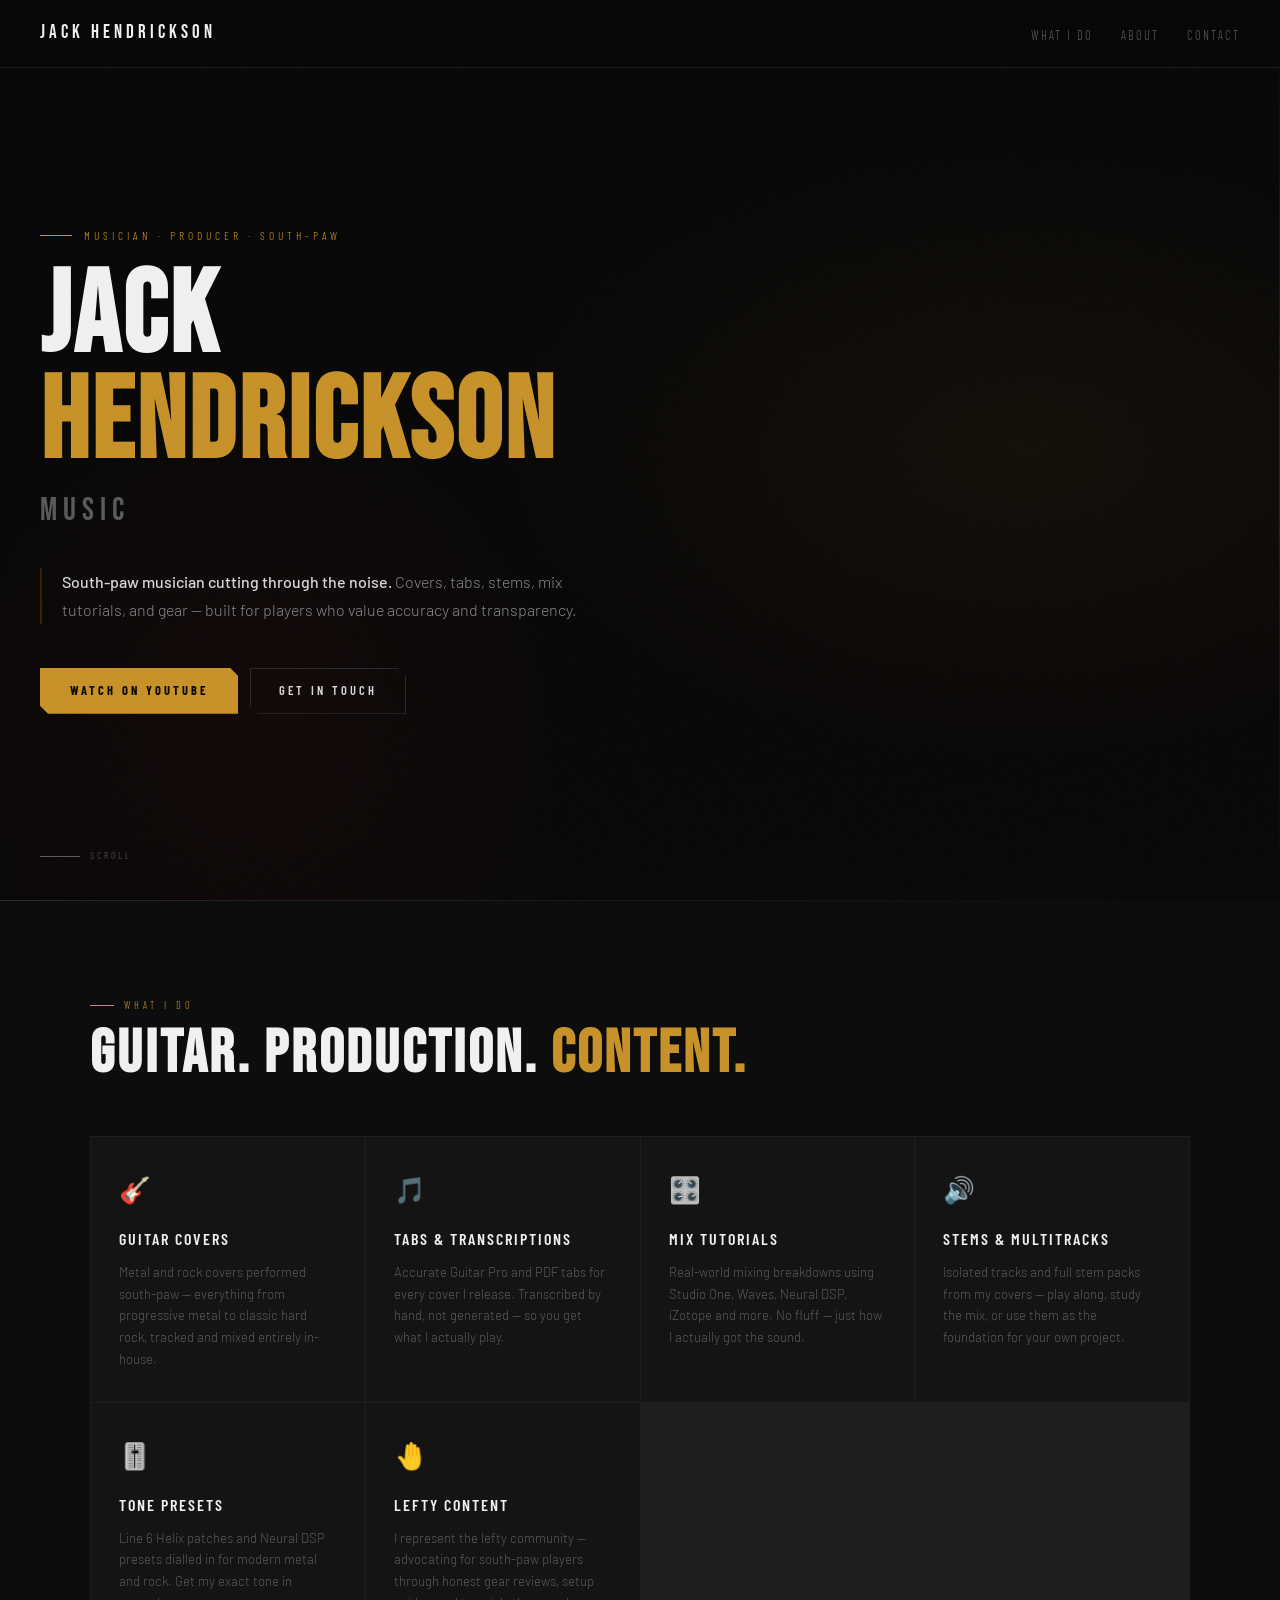
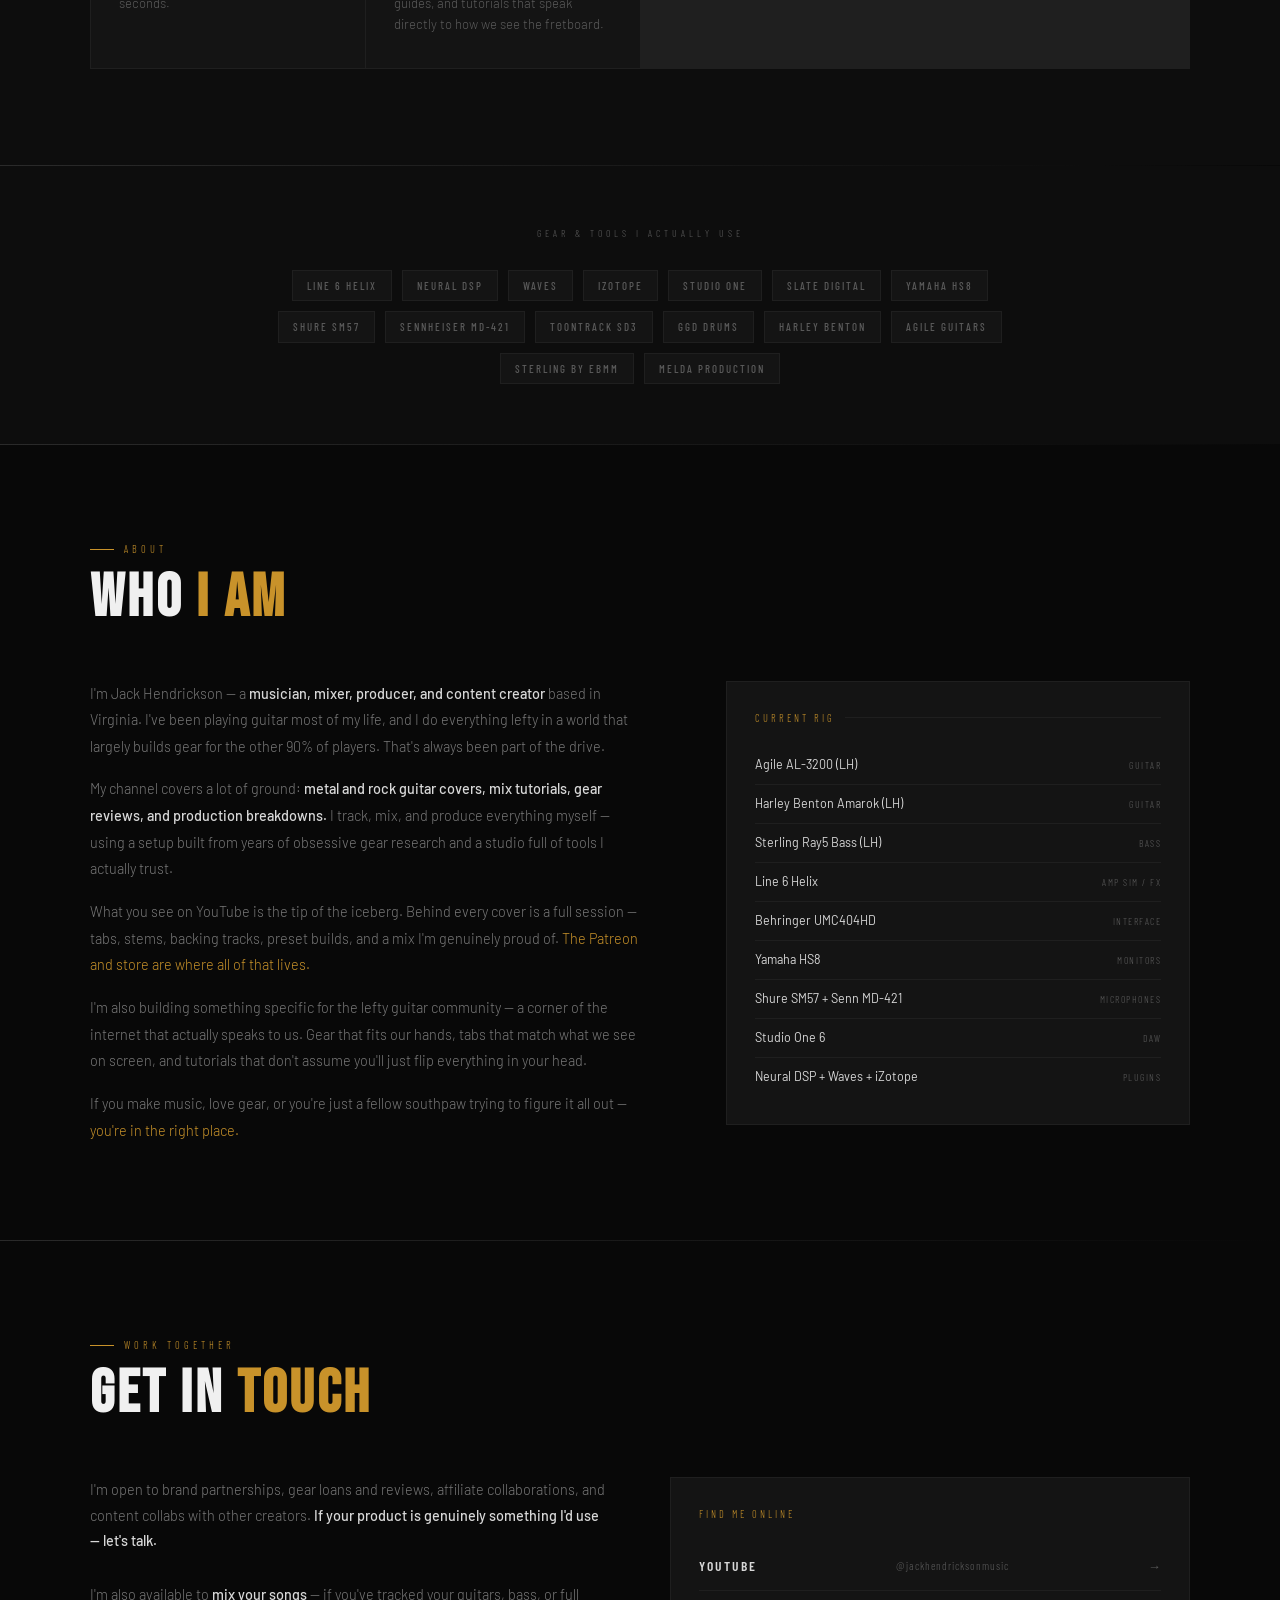
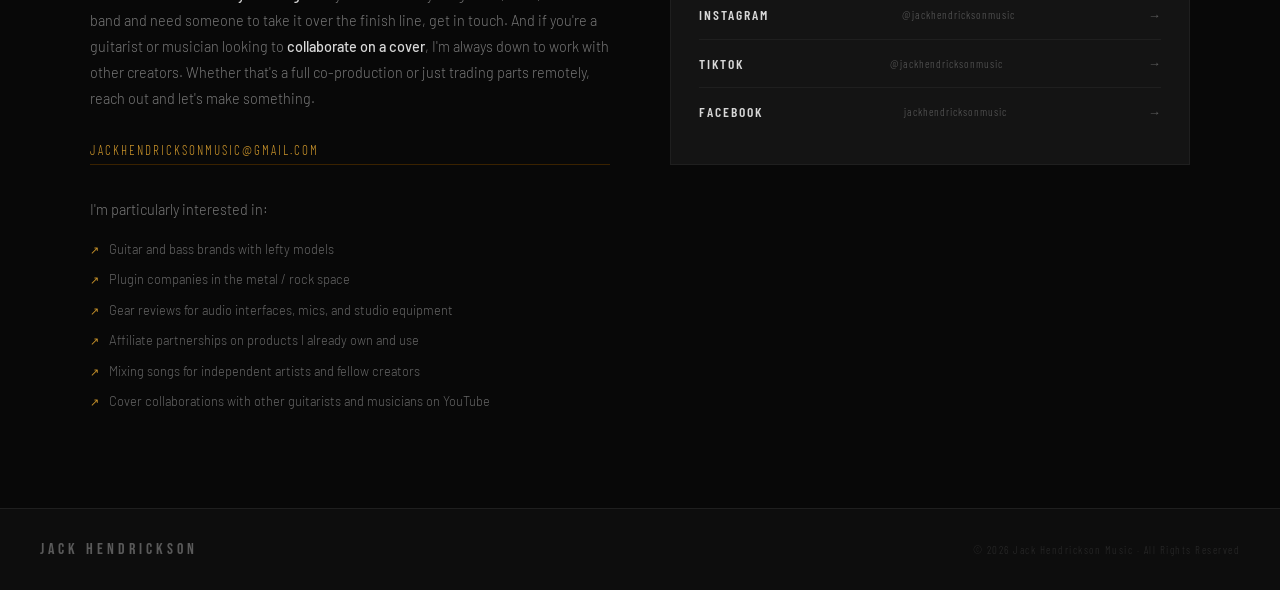
<file: index.html>
<!DOCTYPE html>
<html lang="en">
<head>
<meta charset="UTF-8">
<meta name="viewport" content="width=device-width, initial-scale=1.0">
<title>Jack Hendrickson Music</title>
<meta name="fo-verify" content="679de16a-8cd6-4935-832f-e370611b8f77" />
<link rel="preconnect" href="https://fonts.googleapis.com">
<link href="https://fonts.googleapis.com/css2?family=Bebas+Neue&family=Barlow:ital,wght@0,300;0,400;0,500;0,600;1,300;1,400&family=Barlow+Condensed:wght@300;400;500;600;700&display=swap" rel="stylesheet">
<style>
  :root {
    --black:    #080808;
    --deep:     #0d0d0d;
    --surface:  #111111;
    --card:     #141414;
    --border:   #1f1f1f;
    --border2:  #2a2a2a;
    --text:     #d8d8d8;
    --muted:    #5a5a5a;
    --faint:    #2a2a2a;
    --gold:     #c8922a;
    --gold2:    #e8a830;
    --gold-dim: #3a2200;
    --red:      #8b1a1a;
    --white:    #f0f0f0;
  }

  *, *::before, *::after { box-sizing: border-box; margin: 0; padding: 0; }

  html { scroll-behavior: smooth; }

  body {
    background: var(--black);
    color: var(--text);
    font-family: 'Barlow', sans-serif;
    font-weight: 300;
    line-height: 1.6;
    overflow-x: hidden;
  }

  /* ── NOISE OVERLAY ── */
  body::before {
    content: '';
    position: fixed;
    inset: 0;
    background-image: url("data:image/svg+xml,%3Csvg viewBox='0 0 256 256' xmlns='http://www.w3.org/2000/svg'%3E%3Cfilter id='noise'%3E%3CfeTurbulence type='fractalNoise' baseFrequency='0.9' numOctaves='4' stitchTiles='stitch'/%3E%3C/filter%3E%3Crect width='100%25' height='100%25' filter='url(%23noise)' opacity='0.04'/%3E%3C/svg%3E");
    pointer-events: none;
    z-index: 9999;
    opacity: 0.35;
  }

  /* ── NAV ── */
  nav {
    position: fixed;
    top: 0; left: 0; right: 0;
    z-index: 100;
    display: flex;
    justify-content: space-between;
    align-items: center;
    padding: 18px 40px;
    background: rgba(8,8,8,0.92);
    backdrop-filter: blur(12px);
    border-bottom: 1px solid var(--border);
  }

  .nav-logo {
    font-family: 'Bebas Neue', sans-serif;
    font-size: 1.2rem;
    letter-spacing: 4px;
    color: var(--white);
    text-decoration: none;
  }

  .nav-logo span { color: var(--gold); }

  .nav-links {
    display: flex;
    gap: 28px;
    list-style: none;
  }

  .nav-links a {
    font-family: 'Barlow Condensed', sans-serif;
    font-size: 0.78rem;
    letter-spacing: 2px;
    text-transform: uppercase;
    color: var(--muted);
    text-decoration: none;
    transition: color 0.2s;
  }

  .nav-links a:hover { color: var(--gold); }

  /* ── HERO ── */
  #hero {
    min-height: 100vh;
    display: flex;
    flex-direction: column;
    justify-content: center;
    align-items: flex-start;
    padding: 120px 40px 80px;
    position: relative;
    overflow: hidden;
  }

  .hero-bg {
    position: absolute;
    inset: 0;
    background:
      radial-gradient(ellipse 60% 50% at 80% 50%, rgba(200,146,42,0.06) 0%, transparent 70%),
      radial-gradient(ellipse 40% 60% at 20% 80%, rgba(139,26,26,0.08) 0%, transparent 60%),
      linear-gradient(180deg, #080808 0%, #0a0808 100%);
    z-index: 0;
  }

  /* Decorative lines */
  .hero-bg::after {
    content: '';
    position: absolute;
    top: 0; right: 0;
    width: 1px;
    height: 100%;
    background: linear-gradient(180deg, transparent, var(--gold-dim), transparent);
  }

  .hero-content {
    position: relative;
    z-index: 1;
    max-width: 820px;
  }

  .hero-eyebrow {
    font-family: 'Barlow Condensed', sans-serif;
    font-size: 0.72rem;
    letter-spacing: 4px;
    text-transform: uppercase;
    color: var(--gold);
    margin-bottom: 20px;
    display: flex;
    align-items: center;
    gap: 12px;
  }

  .hero-eyebrow::before {
    content: '';
    display: inline-block;
    width: 32px;
    height: 1px;
    background: var(--gold);
  }

  .hero-name {
    font-family: 'Bebas Neue', sans-serif;
    font-size: clamp(3.5rem, 9vw, 7.5rem);
    line-height: 0.92;
    letter-spacing: 3px;
    color: var(--white);
    margin-bottom: 8px;
  }

  .hero-name .accent { color: var(--gold); }

  .hero-sub {
    font-family: 'Bebas Neue', sans-serif;
    font-size: clamp(1.2rem, 3vw, 2rem);
    letter-spacing: 6px;
    color: var(--muted);
    margin-bottom: 32px;
  }

  .hero-bio {
    font-size: 1rem;
    font-weight: 300;
    color: #888;
    max-width: 560px;
    line-height: 1.75;
    margin-bottom: 44px;
    border-left: 2px solid var(--gold-dim);
    padding-left: 20px;
  }

  .hero-bio strong { color: var(--text); font-weight: 500; }

  .hero-ctas {
    display: flex;
    flex-wrap: wrap;
    gap: 12px;
  }

  .btn-primary {
    display: inline-block;
    padding: 13px 30px;
    background: var(--gold);
    color: #080808;
    font-family: 'Barlow Condensed', sans-serif;
    font-size: 0.78rem;
    font-weight: 700;
    letter-spacing: 3px;
    text-transform: uppercase;
    text-decoration: none;
    transition: background 0.2s, transform 0.15s;
    clip-path: polygon(0 0, calc(100% - 8px) 0, 100% 8px, 100% 100%, 8px 100%, 0 calc(100% - 8px));
  }

  .btn-primary:hover {
    background: var(--gold2);
    transform: translateY(-1px);
  }

  .btn-secondary {
    display: inline-block;
    padding: 12px 28px;
    background: transparent;
    color: var(--text);
    font-family: 'Barlow Condensed', sans-serif;
    font-size: 0.78rem;
    font-weight: 600;
    letter-spacing: 3px;
    text-transform: uppercase;
    text-decoration: none;
    border: 1px solid var(--border2);
    transition: border-color 0.2s, color 0.2s, transform 0.15s;
    clip-path: polygon(0 0, calc(100% - 8px) 0, 100% 8px, 100% 100%, 8px 100%, 0 calc(100% - 8px));
  }

  .btn-secondary:hover {
    border-color: var(--gold);
    color: var(--gold);
    transform: translateY(-1px);
  }

  .hero-scroll {
    position: absolute;
    bottom: 36px;
    left: 40px;
    display: flex;
    align-items: center;
    gap: 10px;
    font-family: 'Barlow Condensed', sans-serif;
    font-size: 0.62rem;
    letter-spacing: 3px;
    color: var(--muted);
    text-transform: uppercase;
  }

  .scroll-line {
    width: 40px;
    height: 1px;
    background: var(--muted);
    animation: scrollpulse 2s ease-in-out infinite;
  }

  @keyframes scrollpulse {
    0%, 100% { opacity: 0.3; transform: scaleX(1); }
    50% { opacity: 1; transform: scaleX(1.3); transform-origin: left; }
  }

  /* ── SECTION BASE ── */
  section {
    padding: 96px 40px;
    position: relative;
  }

  .section-inner {
    max-width: 1100px;
    margin: 0 auto;
  }

  .section-header {
    margin-bottom: 52px;
  }

  .section-tag {
    font-family: 'Barlow Condensed', sans-serif;
    font-size: 0.65rem;
    letter-spacing: 4px;
    text-transform: uppercase;
    color: var(--gold);
    margin-bottom: 10px;
    display: flex;
    align-items: center;
    gap: 10px;
  }

  .section-tag::before {
    content: '';
    display: inline-block;
    width: 24px;
    height: 1px;
    background: var(--gold);
  }

  .section-title {
    font-family: 'Bebas Neue', sans-serif;
    font-size: clamp(2.4rem, 5vw, 3.8rem);
    letter-spacing: 3px;
    color: var(--white);
    line-height: 1;
  }

  .section-title .accent { color: var(--gold); }

  .section-divider {
    width: 100%;
    height: 1px;
    background: linear-gradient(90deg, var(--border2), transparent);
    margin: 0;
  }

  /* ── WHAT I DO ── */
  #what {
    background: var(--deep);
  }

  .what-grid {
    display: grid;
    grid-template-columns: repeat(auto-fill, minmax(240px, 1fr));
    gap: 1px;
    background: var(--border);
    border: 1px solid var(--border);
  }

  .what-card {
    background: var(--card);
    padding: 32px 28px;
    position: relative;
    overflow: hidden;
    transition: background 0.25s;
  }

  .what-card:hover { background: #181818; }

  .what-card::before {
    content: '';
    position: absolute;
    top: 0; left: 0;
    width: 3px;
    height: 0;
    background: var(--gold);
    transition: height 0.3s;
  }

  .what-card:hover::before { height: 100%; }

  .what-icon {
    font-size: 1.6rem;
    margin-bottom: 16px;
    display: block;
  }

  .what-title {
    font-family: 'Barlow Condensed', sans-serif;
    font-size: 1rem;
    font-weight: 600;
    letter-spacing: 2px;
    text-transform: uppercase;
    color: var(--white);
    margin-bottom: 10px;
  }

  .what-desc {
    font-size: 0.82rem;
    color: var(--muted);
    line-height: 1.65;
  }

  /* ── PATREON ── */
  #patreon {
    background: var(--black);
  }

  .patreon-wrap {
    display: grid;
    grid-template-columns: 1fr 1.6fr;
    gap: 60px;
    align-items: start;
  }

  .patreon-left {}

  .patreon-pitch {
    font-size: 0.9rem;
    color: #777;
    line-height: 1.8;
    margin-bottom: 24px;
  }

  .patreon-pitch strong { color: var(--text); font-weight: 500; }

  .patreon-pitch em {
    color: var(--gold);
    font-style: normal;
  }

  .patreon-cta-wrap { margin-top: 28px; }

  .patreon-tiers {
    display: flex;
    flex-direction: column;
    gap: 12px;
  }

  .tier-card {
    background: var(--card);
    border: 1px solid var(--border);
    padding: 20px 22px;
    position: relative;
    transition: border-color 0.2s;
    clip-path: polygon(0 0, calc(100% - 10px) 0, 100% 10px, 100% 100%, 10px 100%, 0 calc(100% - 10px));
  }

  .tier-card:hover { border-color: var(--border2); }

  .tier-card.featured {
    border-color: var(--gold);
    background: #110d00;
  }

  .tier-card.featured::after {
    content: 'MOST POPULAR';
    position: absolute;
    top: -1px; right: 16px;
    background: var(--gold);
    color: #080808;
    font-family: 'Barlow Condensed', sans-serif;
    font-size: 0.55rem;
    font-weight: 700;
    letter-spacing: 2px;
    padding: 3px 8px;
  }

  .tier-top {
    display: flex;
    justify-content: space-between;
    align-items: baseline;
    margin-bottom: 12px;
  }

  .tier-name {
    font-family: 'Barlow Condensed', sans-serif;
    font-size: 0.85rem;
    font-weight: 600;
    letter-spacing: 2px;
    text-transform: uppercase;
    color: var(--white);
  }

  .tier-price {
    font-family: 'Bebas Neue', sans-serif;
    font-size: 1.3rem;
    letter-spacing: 2px;
    color: var(--gold);
  }

  .tier-perks {
    list-style: none;
    display: flex;
    flex-direction: column;
    gap: 5px;
  }

  .tier-perks li {
    font-size: 0.76rem;
    color: #666;
    display: flex;
    align-items: flex-start;
    gap: 8px;
  }

  .tier-perks li::before {
    content: '—';
    color: var(--gold);
    flex-shrink: 0;
    font-size: 0.7rem;
    margin-top: 1px;
  }

  /* ── STORE ── */
  #store {
    background: var(--deep);
  }

  .store-grid {
    display: grid;
    grid-template-columns: repeat(auto-fill, minmax(220px, 1fr));
    gap: 14px;
  }

  .store-card {
    background: var(--card);
    border: 1px solid var(--border);
    padding: 24px 20px;
    text-align: center;
    transition: border-color 0.2s, transform 0.2s;
    clip-path: polygon(0 0, calc(100% - 8px) 0, 100% 8px, 100% 100%, 8px 100%, 0 calc(100% - 8px));
  }

  .store-card:hover {
    border-color: var(--gold-dim);
    transform: translateY(-3px);
  }

  .store-icon {
    font-size: 2rem;
    margin-bottom: 12px;
    display: block;
  }

  .store-title {
    font-family: 'Barlow Condensed', sans-serif;
    font-size: 0.9rem;
    font-weight: 600;
    letter-spacing: 2px;
    text-transform: uppercase;
    color: var(--white);
    margin-bottom: 8px;
  }

  .store-desc {
    font-size: 0.75rem;
    color: var(--muted);
    line-height: 1.6;
    margin-bottom: 16px;
  }

  .store-link {
    display: inline-block;
    font-family: 'Barlow Condensed', sans-serif;
    font-size: 0.65rem;
    font-weight: 600;
    letter-spacing: 2px;
    text-transform: uppercase;
    color: var(--gold);
    text-decoration: none;
    border-bottom: 1px solid var(--gold-dim);
    padding-bottom: 2px;
    transition: border-color 0.2s;
  }

  .store-link:hover { border-color: var(--gold); }

  /* ── GEAR / ABOUT ── */
  #about {
    background: var(--black);
  }

  .about-wrap {
    display: grid;
    grid-template-columns: 1.2fr 1fr;
    gap: 80px;
    align-items: start;
  }

  .about-body {
    font-size: 0.9rem;
    color: #787878;
    line-height: 1.85;
  }

  .about-body p { margin-bottom: 16px; }
  .about-body p:last-child { margin-bottom: 0; }
  .about-body strong { color: var(--text); font-weight: 500; }
  .about-body em { color: var(--gold); font-style: normal; }

  .gear-panel {
    background: var(--card);
    border: 1px solid var(--border);
    padding: 28px;
  }

  .gear-panel-title {
    font-family: 'Barlow Condensed', sans-serif;
    font-size: 0.65rem;
    letter-spacing: 3px;
    text-transform: uppercase;
    color: var(--gold);
    margin-bottom: 20px;
    display: flex;
    align-items: center;
    gap: 10px;
  }

  .gear-panel-title::after {
    content: '';
    flex: 1;
    height: 1px;
    background: var(--border);
  }

  .gear-list {
    list-style: none;
    display: flex;
    flex-direction: column;
    gap: 0;
  }

  .gear-item {
    display: flex;
    justify-content: space-between;
    align-items: baseline;
    padding: 9px 0;
    border-bottom: 1px solid var(--border);
    font-size: 0.78rem;
  }

  .gear-item:last-child { border-bottom: none; }

  .gear-name { color: var(--text); font-weight: 400; }
  .gear-cat {
    font-family: 'Barlow Condensed', sans-serif;
    font-size: 0.62rem;
    letter-spacing: 1.5px;
    text-transform: uppercase;
    color: var(--muted);
  }

  /* ── BRANDS ── */
  #brands {
    background: var(--deep);
    padding: 60px 40px;
  }

  .brands-label {
    font-family: 'Barlow Condensed', sans-serif;
    font-size: 0.62rem;
    letter-spacing: 4px;
    text-transform: uppercase;
    color: var(--muted);
    text-align: center;
    margin-bottom: 28px;
  }

  .brands-row {
    display: flex;
    flex-wrap: wrap;
    gap: 10px;
    justify-content: center;
    max-width: 800px;
    margin: 0 auto;
  }

  .brand-chip {
    font-family: 'Barlow Condensed', sans-serif;
    font-size: 0.68rem;
    font-weight: 500;
    letter-spacing: 2px;
    text-transform: uppercase;
    color: var(--muted);
    padding: 6px 14px;
    border: 1px solid var(--border);
    background: var(--card);
    transition: color 0.2s, border-color 0.2s;
  }

  .brand-chip:hover {
    color: var(--gold);
    border-color: var(--gold-dim);
  }

  /* ── CONTACT / COLLABS ── */
  #contact {
    background: var(--black);
  }

  .contact-wrap {
    display: grid;
    grid-template-columns: 1fr 1fr;
    gap: 60px;
    align-items: start;
  }

  .contact-pitch {
    font-size: 0.9rem;
    color: #777;
    line-height: 1.8;
    margin-bottom: 28px;
  }

  .contact-pitch strong { color: var(--text); font-weight: 500; }

  .contact-email {
    display: inline-flex;
    align-items: center;
    gap: 10px;
    font-family: 'Barlow Condensed', sans-serif;
    font-size: 0.82rem;
    letter-spacing: 2px;
    text-transform: uppercase;
    color: var(--gold);
    text-decoration: none;
    border-bottom: 1px solid var(--gold-dim);
    padding-bottom: 3px;
    margin-bottom: 32px;
    transition: border-color 0.2s;
    display: block;
  }

  .contact-email:hover { border-color: var(--gold); }

  .collab-list {
    list-style: none;
    display: flex;
    flex-direction: column;
    gap: 10px;
    margin-top: 16px;
  }

  .collab-item {
    display: flex;
    align-items: flex-start;
    gap: 10px;
    font-size: 0.8rem;
    color: #666;
  }

  .collab-item::before {
    content: '↗';
    color: var(--gold);
    flex-shrink: 0;
    font-size: 0.7rem;
    margin-top: 2px;
  }

  .contact-social {
    background: var(--card);
    border: 1px solid var(--border);
    padding: 28px;
  }

  .social-title {
    font-family: 'Barlow Condensed', sans-serif;
    font-size: 0.65rem;
    letter-spacing: 3px;
    text-transform: uppercase;
    color: var(--gold);
    margin-bottom: 20px;
  }

  .social-links {
    display: flex;
    flex-direction: column;
    gap: 0;
  }

  .social-link {
    display: flex;
    justify-content: space-between;
    align-items: center;
    padding: 13px 0;
    border-bottom: 1px solid var(--border);
    text-decoration: none;
    transition: padding-left 0.2s;
  }

  .social-link:last-child { border-bottom: none; }
  .social-link:hover { padding-left: 6px; }

  .social-platform {
    font-family: 'Barlow Condensed', sans-serif;
    font-size: 0.85rem;
    font-weight: 600;
    letter-spacing: 2px;
    text-transform: uppercase;
    color: var(--text);
    transition: color 0.2s;
  }

  .social-link:hover .social-platform { color: var(--gold); }

  .social-handle {
    font-family: 'Barlow Condensed', sans-serif;
    font-size: 0.7rem;
    letter-spacing: 1px;
    color: var(--muted);
  }

  .social-arrow {
    color: var(--muted);
    font-size: 0.8rem;
    transition: color 0.2s, transform 0.2s;
  }

  .social-link:hover .social-arrow {
    color: var(--gold);
    transform: translateX(3px);
  }

  /* ── FOOTER ── */
  footer {
    background: var(--deep);
    border-top: 1px solid var(--border);
    padding: 28px 40px;
    display: flex;
    justify-content: space-between;
    align-items: center;
    flex-wrap: wrap;
    gap: 12px;
  }

  .footer-logo {
    font-family: 'Bebas Neue', sans-serif;
    font-size: 1rem;
    letter-spacing: 4px;
    color: var(--muted);
    text-decoration: none;
  }

  .footer-logo span { color: var(--gold-dim); }

  .footer-copy {
    font-size: 0.68rem;
    color: var(--faint);
    font-family: 'Barlow Condensed', sans-serif;
    letter-spacing: 1.5px;
  }

  /* ── ANIMATIONS ── */
  .fade-up {
    opacity: 0;
    transform: translateY(24px);
    transition: opacity 0.6s ease, transform 0.6s ease;
  }

  .fade-up.visible {
    opacity: 1;
    transform: translateY(0);
  }

  /* ── RESPONSIVE ── */
  @media (max-width: 768px) {
    nav { padding: 16px 20px; }
    .nav-links { gap: 16px; }
    .nav-links a { font-size: 0.68rem; }

    #hero { padding: 100px 20px 70px; }
    section { padding: 70px 20px; }
    #brands { padding: 50px 20px; }
    footer { padding: 24px 20px; }

    .patreon-wrap,
    .about-wrap,
    .contact-wrap { grid-template-columns: 1fr; gap: 36px; }

    .hero-ctas { flex-direction: column; }
    .btn-primary, .btn-secondary { text-align: center; }
  }

  @media (max-width: 480px) {
    .nav-links { display: none; }
  }
</style>
</head>
<body>

<!-- NAV -->
<nav>
  <a href="#hero" class="nav-logo">JACK<span> </span>HENDRICKSON</a>
  <ul class="nav-links">
    <li><a href="#what">What I Do</a></li>
    <li><a href="#about">About</a></li>
    <li><a href="#contact">Contact</a></li>
  </ul>
</nav>

<!-- HERO -->
<section id="hero">
  <div class="hero-bg"></div>
  <div class="hero-content">
    <div class="hero-eyebrow">Musician · Producer · South-Paw</div>
    <h1 class="hero-name">JACK<br><span class="accent">HENDRICKSON</span></h1>
    <p class="hero-sub">Music</p>
    <p class="hero-bio">
      <strong>South-paw musician cutting through the noise.</strong> Covers, tabs, stems, mix tutorials,
      and gear — built for players who value accuracy and transparency.
    </p>
    <div class="hero-ctas">
      <a href="https://www.youtube.com/@jackhendricksonmusic" target="_blank" class="btn-primary">Watch on YouTube</a>
      <a href="#contact" class="btn-secondary">Get in Touch</a>
    </div>
  </div>
  <div class="hero-scroll">
    <div class="scroll-line"></div>
    Scroll
  </div>
</section>

<div class="section-divider"></div>

<!-- WHAT I DO -->
<section id="what">
  <div class="section-inner">
    <div class="section-header fade-up">
      <div class="section-tag">What I Do</div>
      <h2 class="section-title">Guitar. Production. <span class="accent">Content.</span></h2>
    </div>
    <div class="what-grid fade-up">
      <div class="what-card">
        <span class="what-icon">🎸</span>
        <div class="what-title">Guitar Covers</div>
        <p class="what-desc">Metal and rock covers performed south-paw — everything from progressive metal to classic hard rock, tracked and mixed entirely in-house.</p>
      </div>
      <div class="what-card">
        <span class="what-icon">🎵</span>
        <div class="what-title">Tabs & Transcriptions</div>
        <p class="what-desc">Accurate Guitar Pro and PDF tabs for every cover I release. Transcribed by hand, not generated — so you get what I actually play.</p>
      </div>
      <div class="what-card">
        <span class="what-icon">🎛️</span>
        <div class="what-title">Mix Tutorials</div>
        <p class="what-desc">Real-world mixing breakdowns using Studio One, Waves, Neural DSP, iZotope and more. No fluff — just how I actually got the sound.</p>
      </div>
      <div class="what-card">
        <span class="what-icon">🔊</span>
        <div class="what-title">Stems & Multitracks</div>
        <p class="what-desc">Isolated tracks and full stem packs from my covers — play along, study the mix, or use them as the foundation for your own project.</p>
      </div>
      <div class="what-card">
        <span class="what-icon">🎚️</span>
        <div class="what-title">Tone Presets</div>
        <p class="what-desc">Line 6 Helix patches and Neural DSP presets dialled in for modern metal and rock. Get my exact tone in seconds.</p>
      </div>
      <div class="what-card">
        <span class="what-icon">🤚</span>
        <div class="what-title">Lefty Content</div>
        <p class="what-desc">I represent the lefty community — advocating for south-paw players through honest gear reviews, setup guides, and tutorials that speak directly to how we see the fretboard.</p>
      </div>
    </div>
  </div>
</section>






<div class="section-divider"></div>

<!-- BRANDS I USE / TRUST -->
<section id="brands">
  <div class="section-inner">
    <p class="brands-label">Gear &amp; Tools I Actually Use</p>
    <div class="brands-row fade-up">
      <span class="brand-chip">Line 6 Helix</span>
      <span class="brand-chip">Neural DSP</span>
      <span class="brand-chip">Waves</span>
      <span class="brand-chip">iZotope</span>
      <span class="brand-chip">Studio One</span>
      <span class="brand-chip">Slate Digital</span>
      <span class="brand-chip">Yamaha HS8</span>
      <span class="brand-chip">Shure SM57</span>
      <span class="brand-chip">Sennheiser MD-421</span>
      <span class="brand-chip">Toontrack SD3</span>
      <span class="brand-chip">GGD Drums</span>
      <span class="brand-chip">Harley Benton</span>
      <span class="brand-chip">Agile Guitars</span>
      <span class="brand-chip">Sterling by EBMM</span>
      <span class="brand-chip">Melda Production</span>
    </div>
  </div>
</section>

<div class="section-divider"></div>

<!-- ABOUT -->
<section id="about">
  <div class="section-inner">
    <div class="section-header fade-up">
      <div class="section-tag">About</div>
      <h2 class="section-title">Who <span class="accent">I Am</span></h2>
    </div>
    <div class="about-wrap fade-up">
      <div class="about-body">
        <p>
          I'm Jack Hendrickson — a <strong>musician, mixer, producer, and content creator</strong>
          based in Virginia. I've been playing guitar most of my life, and I do everything
          lefty in a world that largely builds gear for the other 90% of players.
          That's always been part of the drive.
        </p>
        <p>
          My channel covers a lot of ground: <strong>metal and rock guitar covers, mix tutorials,
          gear reviews, and production breakdowns.</strong> I track, mix, and produce everything
          myself — using a setup built from years of obsessive gear research and a
          studio full of tools I actually trust.
        </p>
        <p>
          What you see on YouTube is the tip of the iceberg. Behind every cover is
          a full session — tabs, stems, backing tracks, preset builds, and a mix
          I'm genuinely proud of. <em>The Patreon and store are where all of that lives.</em>
        </p>
        <p>
          I'm also building something specific for the lefty guitar community —
          a corner of the internet that actually speaks to us. Gear that fits our hands,
          tabs that match what we see on screen, and tutorials that don't assume
          you'll just flip everything in your head.
        </p>
        <p>
          If you make music, love gear, or you're just a fellow southpaw trying to
          figure it all out — <em>you're in the right place.</em>
        </p>
      </div>

      <div class="gear-panel">
        <div class="gear-panel-title">Current Rig</div>
        <ul class="gear-list">
          <li class="gear-item">
            <span class="gear-name">Agile AL-3200 (LH)</span>
            <span class="gear-cat">Guitar</span>
          </li>
          <li class="gear-item">
            <span class="gear-name">Harley Benton Amarok (LH)</span>
            <span class="gear-cat">Guitar</span>
          </li>
          <li class="gear-item">
            <span class="gear-name">Sterling Ray5 Bass (LH)</span>
            <span class="gear-cat">Bass</span>
          </li>
          <li class="gear-item">
            <span class="gear-name">Line 6 Helix</span>
            <span class="gear-cat">Amp Sim / FX</span>
          </li>
          <li class="gear-item">
            <span class="gear-name">Behringer UMC404HD</span>
            <span class="gear-cat">Interface</span>
          </li>
          <li class="gear-item">
            <span class="gear-name">Yamaha HS8</span>
            <span class="gear-cat">Monitors</span>
          </li>
          <li class="gear-item">
            <span class="gear-name">Shure SM57 + Senn MD-421</span>
            <span class="gear-cat">Microphones</span>
          </li>
          <li class="gear-item">
            <span class="gear-name">Studio One 6</span>
            <span class="gear-cat">DAW</span>
          </li>
          <li class="gear-item">
            <span class="gear-name">Neural DSP + Waves + iZotope</span>
            <span class="gear-cat">Plugins</span>
          </li>
        </ul>
      </div>
    </div>
  </div>
</section>

<div class="section-divider"></div>

<!-- CONTACT -->
<section id="contact">
  <div class="section-inner">
    <div class="section-header fade-up">
      <div class="section-tag">Work Together</div>
      <h2 class="section-title">Get in <span class="accent">Touch</span></h2>
    </div>
    <div class="contact-wrap fade-up">
      <div>
        <p class="contact-pitch">
          I'm open to brand partnerships, gear loans and reviews, affiliate
          collaborations, and content collabs with other creators.
          <strong>If your product is genuinely something I'd use — let's talk.</strong>
        </p>
        <p class="contact-pitch">
          I'm also available to <strong>mix your songs</strong> — if you've tracked your guitars, bass, or full band and need someone to take it over the finish line, get in touch. And if you're a guitarist or musician looking to <strong>collaborate on a cover</strong>, I'm always down to work with other creators. Whether that's a full co-production or just trading parts remotely, reach out and let's make something.
        </p>
        <a href="mailto:jackhendricksonmusic@gmail.com" class="contact-email">
          jackhendricksonmusic@gmail.com
        </a>
        <p class="contact-pitch" style="margin-bottom:10px">I'm particularly interested in:</p>
        <ul class="collab-list">
          <li class="collab-item">Guitar and bass brands with lefty models</li>
          <li class="collab-item">Plugin companies in the metal / rock space</li>
          <li class="collab-item">Gear reviews for audio interfaces, mics, and studio equipment</li>
          <li class="collab-item">Affiliate partnerships on products I already own and use</li>
          <li class="collab-item">Mixing songs for independent artists and fellow creators</li>
          <li class="collab-item">Cover collaborations with other guitarists and musicians on YouTube</li>
        </ul>
      </div>

      <div class="contact-social">
        <div class="social-title">Find Me Online</div>
        <div class="social-links">
          <a href="https://www.youtube.com/@jackhendricksonmusic" target="_blank" class="social-link">
            <span class="social-platform">YouTube</span>
            <span class="social-handle">@jackhendricksonmusic</span>
            <span class="social-arrow">→</span>
          </a>
          <a href="https://www.instagram.com/jackhendricksonmusic" target="_blank" class="social-link">
            <span class="social-platform">Instagram</span>
            <span class="social-handle">@jackhendricksonmusic</span>
            <span class="social-arrow">→</span>
          </a>
          <a href="https://www.tiktok.com/@jackhendricksonmusic" target="_blank" class="social-link">
            <span class="social-platform">TikTok</span>
            <span class="social-handle">@jackhendricksonmusic</span>
            <span class="social-arrow">→</span>
          </a>
          <a href="https://www.facebook.com/jackhendricksonmusic" target="_blank" class="social-link">
            <span class="social-platform">Facebook</span>
            <span class="social-handle">jackhendricksonmusic</span>
            <span class="social-arrow">→</span>
          </a>
        </div>
      </div>
    </div>
  </div>
</section>

<!-- FOOTER -->
<footer>
  <a href="#hero" class="footer-logo">JACK<span> </span>HENDRICKSON</a>
  <span class="footer-copy">© 2026 Jack Hendrickson Music · All Rights Reserved</span>
</footer>

<script>
  // Fade-up on scroll
  const observer = new IntersectionObserver((entries) => {
    entries.forEach(entry => {
      if (entry.isIntersecting) {
        entry.target.classList.add('visible');
      }
    });
  }, { threshold: 0.08 });

  document.querySelectorAll('.fade-up').forEach(el => observer.observe(el));
</script>

</body>
</html>
</file>
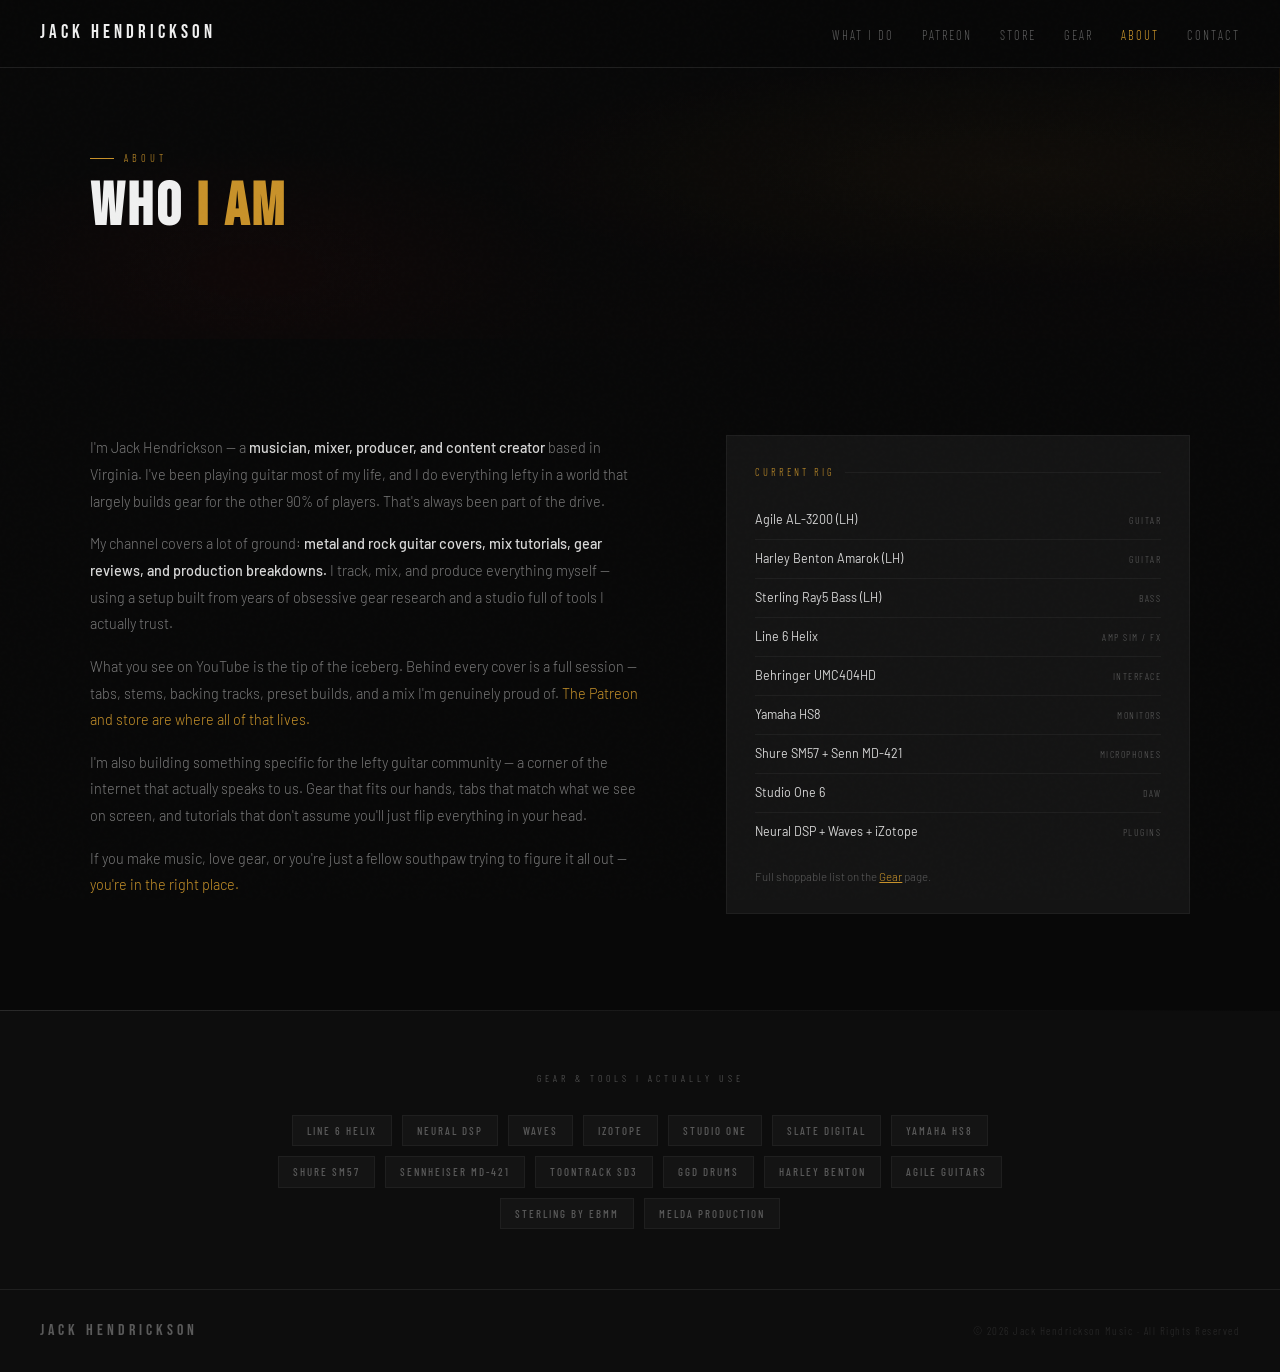
<file: about.html>
<!DOCTYPE html>
<html lang="en">
<head>
<meta charset="UTF-8">
<meta name="viewport" content="width=device-width, initial-scale=1.0">
<title>About | Jack Hendrickson Music</title>
<link rel="preconnect" href="https://fonts.googleapis.com">
<link href="https://fonts.googleapis.com/css2?family=Bebas+Neue&family=Barlow:ital,wght@0,300;0,400;0,500;0,600;1,300;1,400&family=Barlow+Condensed:wght@300;400;500;600;700&display=swap" rel="stylesheet">
<link rel="stylesheet" href="style.css">
</head>
<body>

<!-- NAV -->
<nav>
  <a href="index.html" class="nav-logo">JACK<span> </span>HENDRICKSON</a>
  <ul class="nav-links">
    <li><a href="index.html#what">What I Do</a></li>
    <li><a href="index.html#patreon">Patreon</a></li>
    <li><a href="index.html#store">Store</a></li>
    <li><a href="gear.html">Gear</a></li>
    <li><a href="about.html" class="active">About</a></li>
    <li><a href="contact.html">Contact</a></li>
  </ul>
</nav>

<!-- PAGE HEADER -->
<section id="page-top" class="page-top">
  <div class="hero-bg"></div>
  <div class="section-inner" style="position:relative; z-index:1;">
    <div class="section-header fade-up">
      <div class="section-tag">About</div>
      <h1 class="section-title">Who <span class="accent">I Am</span></h1>
    </div>
  </div>
</section>

<!-- ABOUT -->
<section id="about">
  <div class="section-inner">
    <div class="about-wrap fade-up">
      <div class="about-body">
        <p>
          I'm Jack Hendrickson — a <strong>musician, mixer, producer, and content creator</strong>
          based in Virginia. I've been playing guitar most of my life, and I do everything
          lefty in a world that largely builds gear for the other 90% of players.
          That's always been part of the drive.
        </p>
        <p>
          My channel covers a lot of ground: <strong>metal and rock guitar covers, mix tutorials,
          gear reviews, and production breakdowns.</strong> I track, mix, and produce everything
          myself — using a setup built from years of obsessive gear research and a
          studio full of tools I actually trust.
        </p>
        <p>
          What you see on YouTube is the tip of the iceberg. Behind every cover is
          a full session — tabs, stems, backing tracks, preset builds, and a mix
          I'm genuinely proud of. <em>The Patreon and store are where all of that lives.</em>
        </p>
        <p>
          I'm also building something specific for the lefty guitar community —
          a corner of the internet that actually speaks to us. Gear that fits our hands,
          tabs that match what we see on screen, and tutorials that don't assume
          you'll just flip everything in your head.
        </p>
        <p>
          If you make music, love gear, or you're just a fellow southpaw trying to
          figure it all out — <em>you're in the right place.</em>
        </p>
      </div>

      <div class="gear-panel">
        <div class="gear-panel-title">Current Rig</div>
        <ul class="gear-list">
          <li class="gear-item">
            <span class="gear-name">Agile AL-3200 (LH)</span>
            <span class="gear-cat">Guitar</span>
          </li>
          <li class="gear-item">
            <span class="gear-name">Harley Benton Amarok (LH)</span>
            <span class="gear-cat">Guitar</span>
          </li>
          <li class="gear-item">
            <span class="gear-name">Sterling Ray5 Bass (LH)</span>
            <span class="gear-cat">Bass</span>
          </li>
          <li class="gear-item">
            <span class="gear-name">Line 6 Helix</span>
            <span class="gear-cat">Amp Sim / FX</span>
          </li>
          <li class="gear-item">
            <span class="gear-name">Behringer UMC404HD</span>
            <span class="gear-cat">Interface</span>
          </li>
          <li class="gear-item">
            <span class="gear-name">Yamaha HS8</span>
            <span class="gear-cat">Monitors</span>
          </li>
          <li class="gear-item">
            <span class="gear-name">Shure SM57 + Senn MD-421</span>
            <span class="gear-cat">Microphones</span>
          </li>
          <li class="gear-item">
            <span class="gear-name">Studio One 6</span>
            <span class="gear-cat">DAW</span>
          </li>
          <li class="gear-item">
            <span class="gear-name">Neural DSP + Waves + iZotope</span>
            <span class="gear-cat">Plugins</span>
          </li>
        </ul>
        <p style="margin-top:16px; font-size:0.72rem; color:var(--muted);">
          Full shoppable list on the <a href="gear.html" style="color:var(--gold);">Gear</a> page.
        </p>
      </div>
    </div>
  </div>
</section>

<div class="section-divider"></div>

<!-- BRANDS I USE / TRUST -->
<section id="brands">
  <div class="section-inner">
    <p class="brands-label">Gear &amp; Tools I Actually Use</p>
    <div class="brands-row fade-up">
      <span class="brand-chip">Line 6 Helix</span>
      <span class="brand-chip">Neural DSP</span>
      <span class="brand-chip">Waves</span>
      <span class="brand-chip">iZotope</span>
      <span class="brand-chip">Studio One</span>
      <span class="brand-chip">Slate Digital</span>
      <span class="brand-chip">Yamaha HS8</span>
      <span class="brand-chip">Shure SM57</span>
      <span class="brand-chip">Sennheiser MD-421</span>
      <span class="brand-chip">Toontrack SD3</span>
      <span class="brand-chip">GGD Drums</span>
      <span class="brand-chip">Harley Benton</span>
      <span class="brand-chip">Agile Guitars</span>
      <span class="brand-chip">Sterling by EBMM</span>
      <span class="brand-chip">Melda Production</span>
    </div>
  </div>
</section>

<!-- FOOTER -->
<footer>
  <a href="index.html" class="footer-logo">JACK<span> </span>HENDRICKSON</a>
  <span class="footer-copy">© 2026 Jack Hendrickson Music · All Rights Reserved</span>
</footer>

<script>
  const observer = new IntersectionObserver((entries) => {
    entries.forEach(entry => {
      if (entry.isIntersecting) {
        entry.target.classList.add('visible');
      }
    });
  }, { threshold: 0.08 });

  document.querySelectorAll('.fade-up').forEach(el => observer.observe(el));
</script>

</body>
</html>
</file>
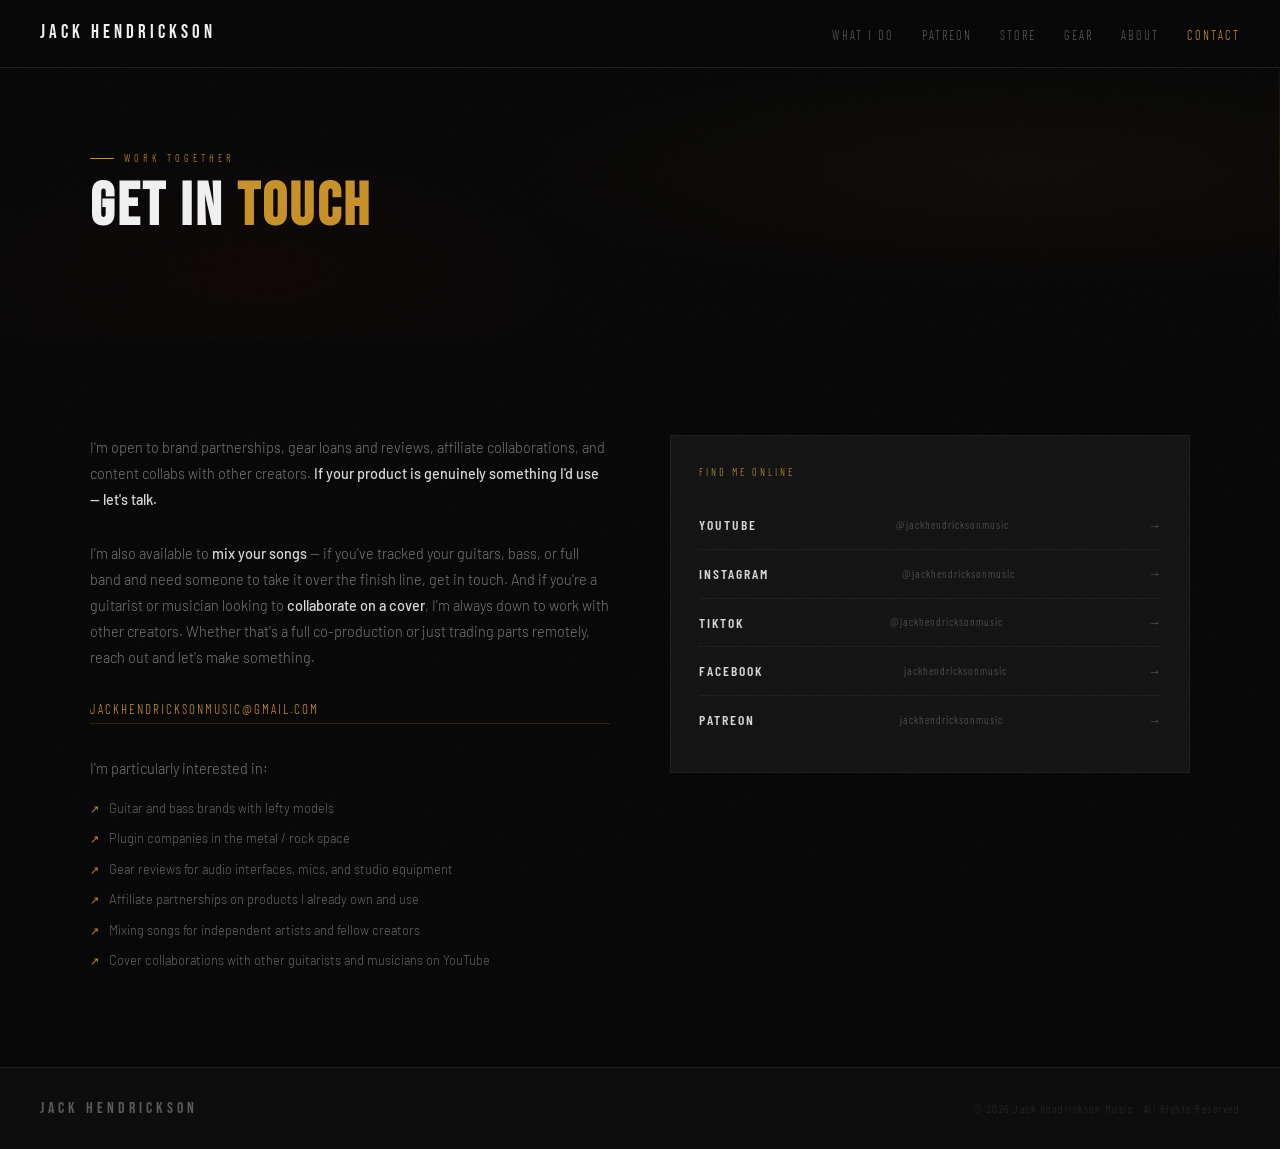
<file: contact.html>
<!DOCTYPE html>
<html lang="en">
<head>
<meta charset="UTF-8">
<meta name="viewport" content="width=device-width, initial-scale=1.0">
<title>Contact | Jack Hendrickson Music</title>
<link rel="preconnect" href="https://fonts.googleapis.com">
<link href="https://fonts.googleapis.com/css2?family=Bebas+Neue&family=Barlow:ital,wght@0,300;0,400;0,500;0,600;1,300;1,400&family=Barlow+Condensed:wght@300;400;500;600;700&display=swap" rel="stylesheet">
<link rel="stylesheet" href="style.css">
</head>
<body>

<!-- NAV -->
<nav>
  <a href="index.html" class="nav-logo">JACK<span> </span>HENDRICKSON</a>
  <ul class="nav-links">
    <li><a href="index.html#what">What I Do</a></li>
    <li><a href="index.html#patreon">Patreon</a></li>
    <li><a href="index.html#store">Store</a></li>
    <li><a href="gear.html">Gear</a></li>
    <li><a href="about.html">About</a></li>
    <li><a href="contact.html" class="active">Contact</a></li>
  </ul>
</nav>

<!-- PAGE HEADER -->
<section id="page-top" class="page-top">
  <div class="hero-bg"></div>
  <div class="section-inner" style="position:relative; z-index:1;">
    <div class="section-header fade-up">
      <div class="section-tag">Work Together</div>
      <h1 class="section-title">Get in <span class="accent">Touch</span></h1>
    </div>
  </div>
</section>

<!-- CONTACT -->
<section id="contact">
  <div class="section-inner">
    <div class="contact-wrap fade-up">
      <div>
        <p class="contact-pitch">
          I'm open to brand partnerships, gear loans and reviews, affiliate
          collaborations, and content collabs with other creators.
          <strong>If your product is genuinely something I'd use — let's talk.</strong>
        </p>
        <p class="contact-pitch">
          I'm also available to <strong>mix your songs</strong> — if you've tracked your guitars, bass, or full band and need someone to take it over the finish line, get in touch. And if you're a guitarist or musician looking to <strong>collaborate on a cover</strong>, I'm always down to work with other creators. Whether that's a full co-production or just trading parts remotely, reach out and let's make something.
        </p>
        <a href="mailto:jackhendricksonmusic@gmail.com" class="contact-email">
          jackhendricksonmusic@gmail.com
        </a>
        <p class="contact-pitch" style="margin-bottom:10px">I'm particularly interested in:</p>
        <ul class="collab-list">
          <li class="collab-item">Guitar and bass brands with lefty models</li>
          <li class="collab-item">Plugin companies in the metal / rock space</li>
          <li class="collab-item">Gear reviews for audio interfaces, mics, and studio equipment</li>
          <li class="collab-item">Affiliate partnerships on products I already own and use</li>
          <li class="collab-item">Mixing songs for independent artists and fellow creators</li>
          <li class="collab-item">Cover collaborations with other guitarists and musicians on YouTube</li>
        </ul>
      </div>

      <div class="contact-social">
        <div class="social-title">Find Me Online</div>
        <div class="social-links">
          <a href="https://www.youtube.com/@jackhendricksonmusic" target="_blank" class="social-link">
            <span class="social-platform">YouTube</span>
            <span class="social-handle">@jackhendricksonmusic</span>
            <span class="social-arrow">→</span>
          </a>
          <a href="https://www.instagram.com/jackhendricksonmusic" target="_blank" class="social-link">
            <span class="social-platform">Instagram</span>
            <span class="social-handle">@jackhendricksonmusic</span>
            <span class="social-arrow">→</span>
          </a>
          <a href="https://www.tiktok.com/@jackhendricksonmusic" target="_blank" class="social-link">
            <span class="social-platform">TikTok</span>
            <span class="social-handle">@jackhendricksonmusic</span>
            <span class="social-arrow">→</span>
          </a>
          <a href="https://www.facebook.com/jackhendricksonmusic" target="_blank" class="social-link">
            <span class="social-platform">Facebook</span>
            <span class="social-handle">jackhendricksonmusic</span>
            <span class="social-arrow">→</span>
          </a>
          <a href="https://www.patreon.com/YOURURLHERE" target="_blank" class="social-link">
            <span class="social-platform">Patreon</span>
            <span class="social-handle">jackhendricksonmusic</span>
            <span class="social-arrow">→</span>
          </a>
        </div>
      </div>
    </div>
  </div>
</section>

<!-- FOOTER -->
<footer>
  <a href="index.html" class="footer-logo">JACK<span> </span>HENDRICKSON</a>
  <span class="footer-copy">© 2026 Jack Hendrickson Music · All Rights Reserved</span>
</footer>

<script>
  const observer = new IntersectionObserver((entries) => {
    entries.forEach(entry => {
      if (entry.isIntersecting) {
        entry.target.classList.add('visible');
      }
    });
  }, { threshold: 0.08 });

  document.querySelectorAll('.fade-up').forEach(el => observer.observe(el));
</script>

</body>
</html>
</file>
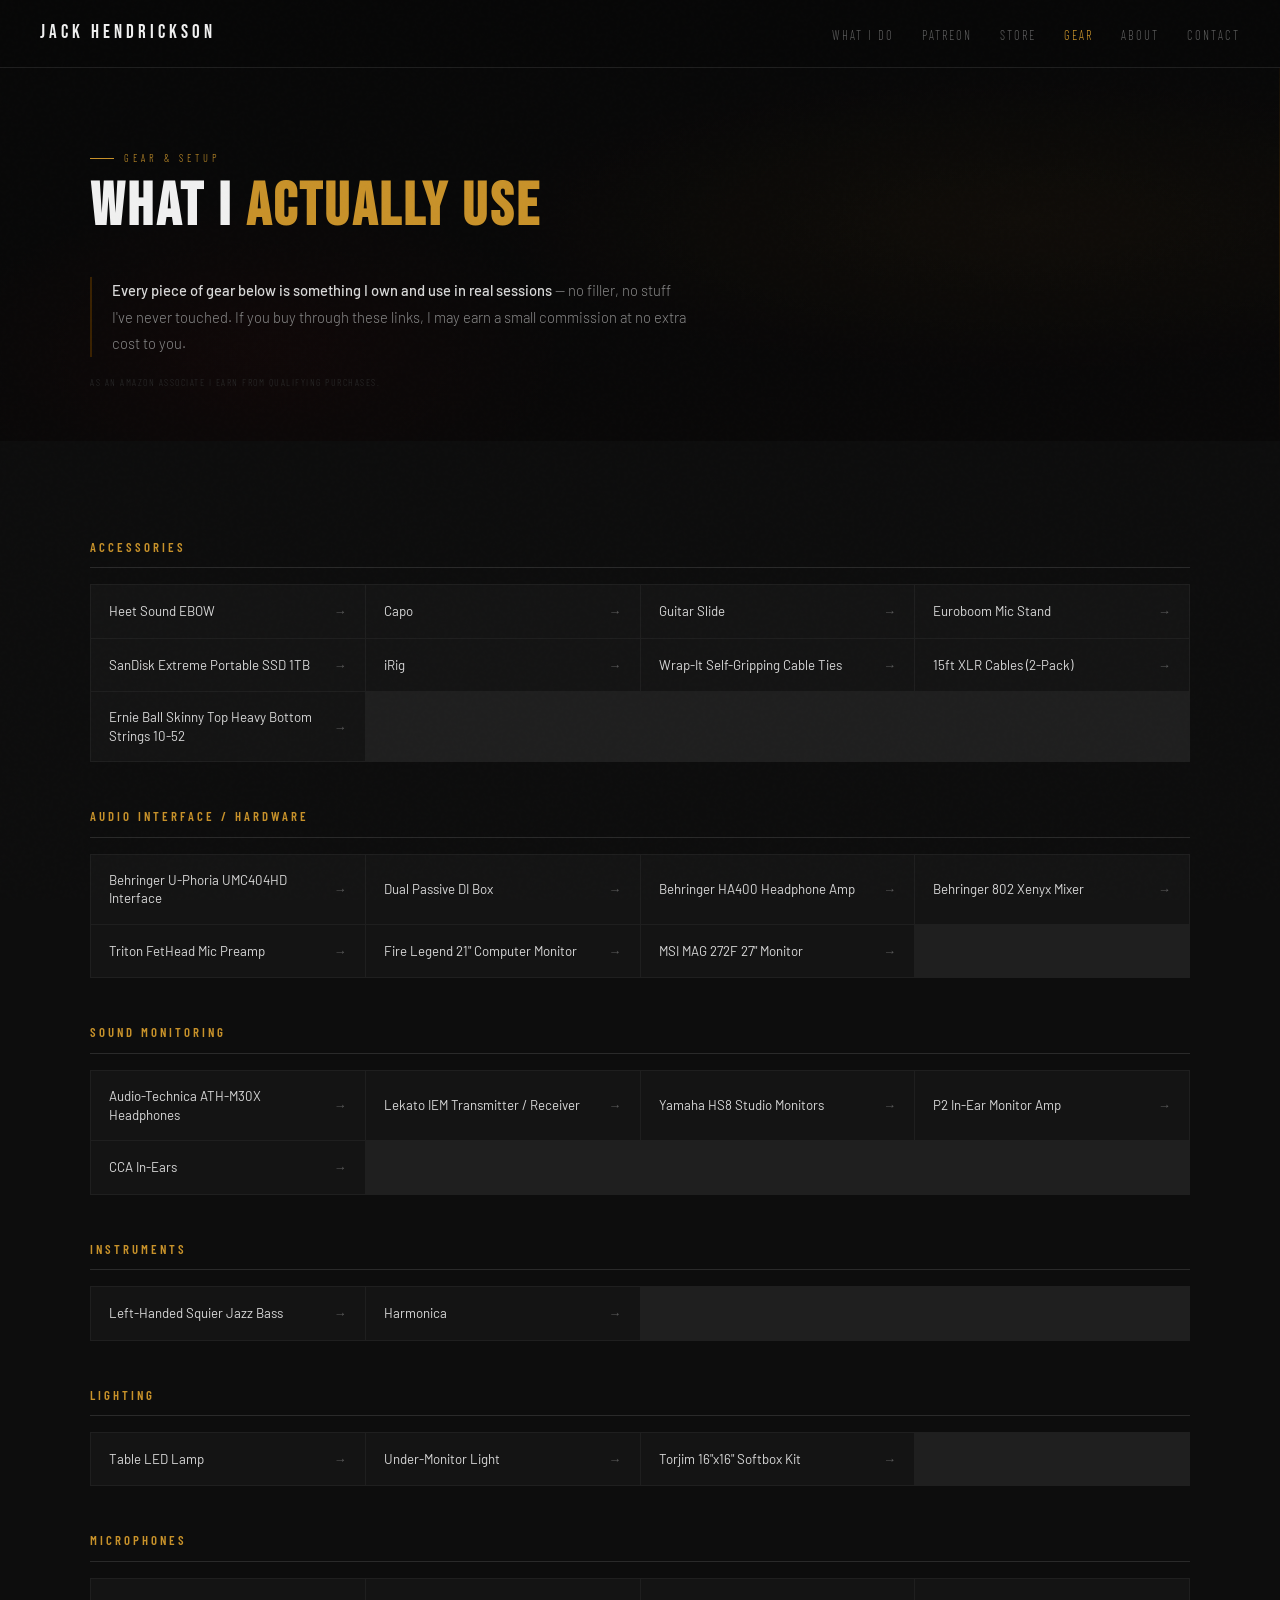
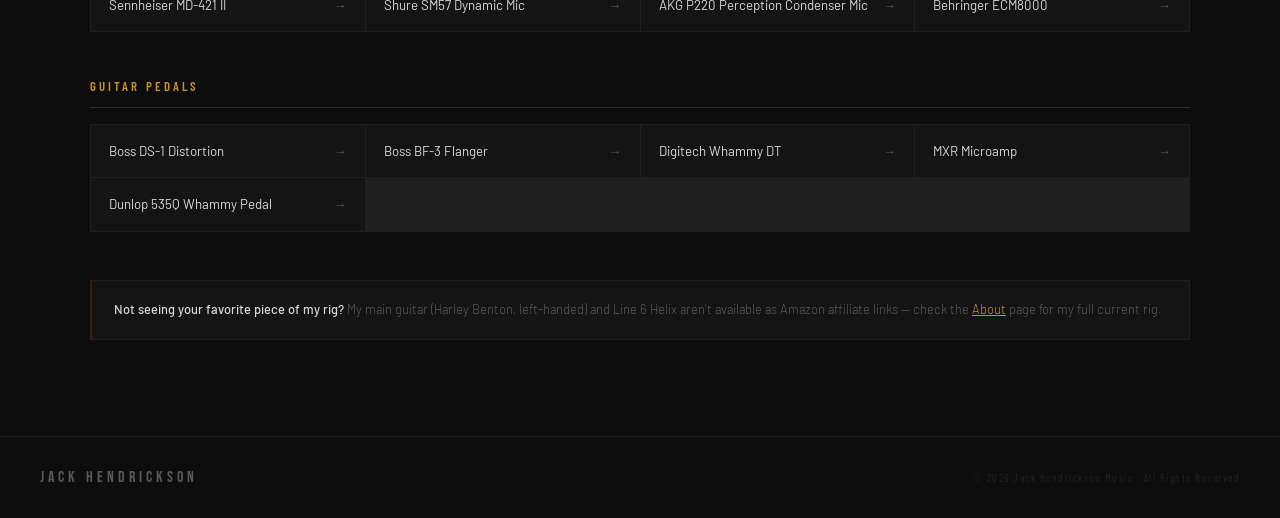
<file: gear.html>
<!DOCTYPE html>
<html lang="en">
<head>
<meta charset="UTF-8">
<meta name="viewport" content="width=device-width, initial-scale=1.0">
<title>Gear | Jack Hendrickson Music</title>
<link rel="preconnect" href="https://fonts.googleapis.com">
<link href="https://fonts.googleapis.com/css2?family=Bebas+Neue&family=Barlow:ital,wght@0,300;0,400;0,500;0,600;1,300;1,400&family=Barlow+Condensed:wght@300;400;500;600;700&display=swap" rel="stylesheet">
<link rel="stylesheet" href="style.css">
</head>
<body>

<!-- NAV -->
<nav>
  <a href="index.html" class="nav-logo">JACK<span> </span>HENDRICKSON</a>
  <ul class="nav-links">
    <li><a href="index.html#what">What I Do</a></li>
    <li><a href="index.html#patreon">Patreon</a></li>
    <li><a href="index.html#store">Store</a></li>
    <li><a href="gear.html" class="active">Gear</a></li>
    <li><a href="about.html">About</a></li>
    <li><a href="contact.html">Contact</a></li>
  </ul>
</nav>

<!-- PAGE HEADER -->
<section id="page-top" class="page-top">
  <div class="hero-bg"></div>
  <div class="section-inner" style="position:relative; z-index:1;">
    <div class="section-header fade-up">
      <div class="section-tag">Gear & Setup</div>
      <h1 class="section-title">What I <span class="accent">Actually Use</span></h1>
    </div>
    <p class="page-lead fade-up">
      <strong>Every piece of gear below is something I own and use in real sessions</strong> —
      no filler, no stuff I've never touched. If you buy through these links, I may earn a
      small commission at no extra cost to you.
    </p>
    <p class="affiliate-disclosure">As an Amazon Associate I earn from qualifying purchases.</p>
  </div>
</section>

<!-- GEAR CATEGORIES -->
<section id="gear-page">
  <div class="section-inner">

    <div class="gear-cat-block fade-up">
      <div class="gear-cat-title">Accessories</div>
      <div class="gear-links-grid">
        <a href="https://amzn.to/4bCn2Yt" target="_blank" rel="nofollow sponsored" class="gear-link-item">
          <span class="gear-link-name">Heet Sound EBOW</span><span class="gear-link-arrow">→</span>
        </a>
        <a href="https://amzn.to/4z88Wbi" target="_blank" rel="nofollow sponsored" class="gear-link-item">
          <span class="gear-link-name">Capo</span><span class="gear-link-arrow">→</span>
        </a>
        <a href="https://amzn.to/4zc2Erq" target="_blank" rel="nofollow sponsored" class="gear-link-item">
          <span class="gear-link-name">Guitar Slide</span><span class="gear-link-arrow">→</span>
        </a>
        <a href="https://amzn.to/4wSXP4C" target="_blank" rel="nofollow sponsored" class="gear-link-item">
          <span class="gear-link-name">Euroboom Mic Stand</span><span class="gear-link-arrow">→</span>
        </a>
        <a href="https://amzn.to/4weV504" target="_blank" rel="nofollow sponsored" class="gear-link-item">
          <span class="gear-link-name">SanDisk Extreme Portable SSD 1TB</span><span class="gear-link-arrow">→</span>
        </a>
        <a href="https://amzn.to/4z6I0J7" target="_blank" rel="nofollow sponsored" class="gear-link-item">
          <span class="gear-link-name">iRig</span><span class="gear-link-arrow">→</span>
        </a>
        <a href="https://amzn.to/4z9fjex" target="_blank" rel="nofollow sponsored" class="gear-link-item">
          <span class="gear-link-name">Wrap-It Self-Gripping Cable Ties</span><span class="gear-link-arrow">→</span>
        </a>
        <a href="https://amzn.to/4xm6jAU" target="_blank" rel="nofollow sponsored" class="gear-link-item">
          <span class="gear-link-name">15ft XLR Cables (2-Pack)</span><span class="gear-link-arrow">→</span>
        </a>
        <a href="https://amzn.to/3TBOqjj" target="_blank" rel="nofollow sponsored" class="gear-link-item">
          <span class="gear-link-name">Ernie Ball Skinny Top Heavy Bottom Strings 10-52</span><span class="gear-link-arrow">→</span>
        </a>
      </div>
    </div>

    <div class="gear-cat-block fade-up">
      <div class="gear-cat-title">Audio Interface / Hardware</div>
      <div class="gear-links-grid">
        <a href="https://amzn.to/4wfteNy" target="_blank" rel="nofollow sponsored" class="gear-link-item">
          <span class="gear-link-name">Behringer U-Phoria UMC404HD Interface</span><span class="gear-link-arrow">→</span>
        </a>
        <a href="https://amzn.to/4qaiwGH" target="_blank" rel="nofollow sponsored" class="gear-link-item">
          <span class="gear-link-name">Dual Passive DI Box</span><span class="gear-link-arrow">→</span>
        </a>
        <a href="https://amzn.to/4wmEuYz" target="_blank" rel="nofollow sponsored" class="gear-link-item">
          <span class="gear-link-name">Behringer HA400 Headphone Amp</span><span class="gear-link-arrow">→</span>
        </a>
        <a href="https://amzn.to/4wJUp3X" target="_blank" rel="nofollow sponsored" class="gear-link-item">
          <span class="gear-link-name">Behringer 802 Xenyx Mixer</span><span class="gear-link-arrow">→</span>
        </a>
        <a href="https://amzn.to/4wfuKze" target="_blank" rel="nofollow sponsored" class="gear-link-item">
          <span class="gear-link-name">Triton FetHead Mic Preamp</span><span class="gear-link-arrow">→</span>
        </a>
        <a href="https://amzn.to/4bYDfrh" target="_blank" rel="nofollow sponsored" class="gear-link-item">
          <span class="gear-link-name">Fire Legend 21" Computer Monitor</span><span class="gear-link-arrow">→</span>
        </a>
        <a href="https://amzn.to/4xm8tk0" target="_blank" rel="nofollow sponsored" class="gear-link-item">
          <span class="gear-link-name">MSI MAG 272F 27" Monitor</span><span class="gear-link-arrow">→</span>
        </a>
      </div>
    </div>

    <div class="gear-cat-block fade-up">
      <div class="gear-cat-title">Sound Monitoring</div>
      <div class="gear-links-grid">
        <a href="https://amzn.to/4qeJRHS" target="_blank" rel="nofollow sponsored" class="gear-link-item">
          <span class="gear-link-name">Audio-Technica ATH-M30X Headphones</span><span class="gear-link-arrow">→</span>
        </a>
        <a href="https://amzn.to/4hSDc3O" target="_blank" rel="nofollow sponsored" class="gear-link-item">
          <span class="gear-link-name">Lekato IEM Transmitter / Receiver</span><span class="gear-link-arrow">→</span>
        </a>
        <a href="https://amzn.to/4wQ9hhe" target="_blank" rel="nofollow sponsored" class="gear-link-item">
          <span class="gear-link-name">Yamaha HS8 Studio Monitors</span><span class="gear-link-arrow">→</span>
        </a>
        <a href="https://amzn.to/3U65XA5" target="_blank" rel="nofollow sponsored" class="gear-link-item">
          <span class="gear-link-name">P2 In-Ear Monitor Amp</span><span class="gear-link-arrow">→</span>
        </a>
        <a href="https://amzn.to/4bApz5t" target="_blank" rel="nofollow sponsored" class="gear-link-item">
          <span class="gear-link-name">CCA In-Ears</span><span class="gear-link-arrow">→</span>
        </a>
      </div>
    </div>

    <div class="gear-cat-block fade-up">
      <div class="gear-cat-title">Instruments</div>
      <div class="gear-links-grid">
        <a href="https://amzn.to/3S3P7kT" target="_blank" rel="nofollow sponsored" class="gear-link-item">
          <span class="gear-link-name">Left-Handed Squier Jazz Bass</span><span class="gear-link-arrow">→</span>
        </a>
        <a href="https://amzn.to/4gpzFrB" target="_blank" rel="nofollow sponsored" class="gear-link-item">
          <span class="gear-link-name">Harmonica</span><span class="gear-link-arrow">→</span>
        </a>
      </div>
    </div>

    <div class="gear-cat-block fade-up">
      <div class="gear-cat-title">Lighting</div>
      <div class="gear-links-grid">
        <a href="https://amzn.to/4xpXkyF" target="_blank" rel="nofollow sponsored" class="gear-link-item">
          <span class="gear-link-name">Table LED Lamp</span><span class="gear-link-arrow">→</span>
        </a>
        <a href="https://amzn.to/3Sjd33M" target="_blank" rel="nofollow sponsored" class="gear-link-item">
          <span class="gear-link-name">Under-Monitor Light</span><span class="gear-link-arrow">→</span>
        </a>
        <a href="https://amzn.to/3RIVyK5" target="_blank" rel="nofollow sponsored" class="gear-link-item">
          <span class="gear-link-name">Torjim 16"x16" Softbox Kit</span><span class="gear-link-arrow">→</span>
        </a>
      </div>
    </div>

    <div class="gear-cat-block fade-up">
      <div class="gear-cat-title">Microphones</div>
      <div class="gear-links-grid">
        <a href="https://amzn.to/4c9vUoA" target="_blank" rel="nofollow sponsored" class="gear-link-item">
          <span class="gear-link-name">Sennheiser MD-421 II</span><span class="gear-link-arrow">→</span>
        </a>
        <a href="https://amzn.to/4fOut19" target="_blank" rel="nofollow sponsored" class="gear-link-item">
          <span class="gear-link-name">Shure SM57 Dynamic Mic</span><span class="gear-link-arrow">→</span>
        </a>
        <a href="https://amzn.to/4i3DVPA" target="_blank" rel="nofollow sponsored" class="gear-link-item">
          <span class="gear-link-name">AKG P220 Perception Condenser Mic</span><span class="gear-link-arrow">→</span>
        </a>
        <a href="https://amzn.to/4wRhphJ" target="_blank" rel="nofollow sponsored" class="gear-link-item">
          <span class="gear-link-name">Behringer ECM8000</span><span class="gear-link-arrow">→</span>
        </a>
      </div>
    </div>

    <div class="gear-cat-block fade-up">
      <div class="gear-cat-title">Guitar Pedals</div>
      <div class="gear-links-grid">
        <a href="https://amzn.to/3Uo4ULZ" target="_blank" rel="nofollow sponsored" class="gear-link-item">
          <span class="gear-link-name">Boss DS-1 Distortion</span><span class="gear-link-arrow">→</span>
        </a>
        <a href="https://amzn.to/4xzaPMQ" target="_blank" rel="nofollow sponsored" class="gear-link-item">
          <span class="gear-link-name">Boss BF-3 Flanger</span><span class="gear-link-arrow">→</span>
        </a>
        <a href="https://amzn.to/3SnLbLR" target="_blank" rel="nofollow sponsored" class="gear-link-item">
          <span class="gear-link-name">Digitech Whammy DT</span><span class="gear-link-arrow">→</span>
        </a>
        <a href="https://amzn.to/4q8xUDl" target="_blank" rel="nofollow sponsored" class="gear-link-item">
          <span class="gear-link-name">MXR Microamp</span><span class="gear-link-arrow">→</span>
        </a>
        <a href="https://amzn.to/4fM9psd" target="_blank" rel="nofollow sponsored" class="gear-link-item">
          <span class="gear-link-name">Dunlop 535Q Whammy Pedal</span><span class="gear-link-arrow">→</span>
        </a>
      </div>
    </div>

    <div class="gear-note fade-up">
      <strong>Not seeing your favorite piece of my rig?</strong> My main guitar (Harley Benton, left-handed)
      and Line 6 Helix aren't available as Amazon affiliate links — check the
      <a href="about.html" style="color: var(--gold);">About</a> page for my full current rig.
    </div>

  </div>
</section>

<!-- FOOTER -->
<footer>
  <a href="index.html" class="footer-logo">JACK<span> </span>HENDRICKSON</a>
  <span class="footer-copy">© 2026 Jack Hendrickson Music · All Rights Reserved</span>
</footer>

<script>
  const observer = new IntersectionObserver((entries) => {
    entries.forEach(entry => {
      if (entry.isIntersecting) {
        entry.target.classList.add('visible');
      }
    });
  }, { threshold: 0.08 });

  document.querySelectorAll('.fade-up').forEach(el => observer.observe(el));
</script>

</body>
</html>
</file>
<file: style.css>
:root {
    --black:    #080808;
    --deep:     #0d0d0d;
    --surface:  #111111;
    --card:     #141414;
    --border:   #1f1f1f;
    --border2:  #2a2a2a;
    --text:     #d8d8d8;
    --muted:    #5a5a5a;
    --faint:    #2a2a2a;
    --gold:     #c8922a;
    --gold2:    #e8a830;
    --gold-dim: #3a2200;
    --red:      #8b1a1a;
    --white:    #f0f0f0;
  }

  *, *::before, *::after { box-sizing: border-box; margin: 0; padding: 0; }

  html { scroll-behavior: smooth; }

  body {
    background: var(--black);
    color: var(--text);
    font-family: 'Barlow', sans-serif;
    font-weight: 300;
    line-height: 1.6;
    overflow-x: hidden;
  }

  /* ── NOISE OVERLAY ── */
  body::before {
    content: '';
    position: fixed;
    inset: 0;
    background-image: url("data:image/svg+xml,%3Csvg viewBox='0 0 256 256' xmlns='http://www.w3.org/2000/svg'%3E%3Cfilter id='noise'%3E%3CfeTurbulence type='fractalNoise' baseFrequency='0.9' numOctaves='4' stitchTiles='stitch'/%3E%3C/filter%3E%3Crect width='100%25' height='100%25' filter='url(%23noise)' opacity='0.04'/%3E%3C/svg%3E");
    pointer-events: none;
    z-index: 9999;
    opacity: 0.35;
  }

  /* ── NAV ── */
  nav {
    position: fixed;
    top: 0; left: 0; right: 0;
    z-index: 100;
    display: flex;
    justify-content: space-between;
    align-items: center;
    padding: 18px 40px;
    background: rgba(8,8,8,0.92);
    backdrop-filter: blur(12px);
    border-bottom: 1px solid var(--border);
  }

  .nav-logo {
    font-family: 'Bebas Neue', sans-serif;
    font-size: 1.2rem;
    letter-spacing: 4px;
    color: var(--white);
    text-decoration: none;
  }

  .nav-logo span { color: var(--gold); }

  .nav-links {
    display: flex;
    gap: 28px;
    list-style: none;
  }

  .nav-links a {
    font-family: 'Barlow Condensed', sans-serif;
    font-size: 0.78rem;
    letter-spacing: 2px;
    text-transform: uppercase;
    color: var(--muted);
    text-decoration: none;
    transition: color 0.2s;
  }

  .nav-links a:hover { color: var(--gold); }

  /* ── HERO ── */
  #hero {
    min-height: 100vh;
    display: flex;
    flex-direction: column;
    justify-content: center;
    align-items: flex-start;
    padding: 120px 40px 80px;
    position: relative;
    overflow: hidden;
  }

  .hero-bg {
    position: absolute;
    inset: 0;
    background:
      radial-gradient(ellipse 60% 50% at 80% 50%, rgba(200,146,42,0.06) 0%, transparent 70%),
      radial-gradient(ellipse 40% 60% at 20% 80%, rgba(139,26,26,0.08) 0%, transparent 60%),
      linear-gradient(180deg, #080808 0%, #0a0808 100%);
    z-index: 0;
  }

  /* Decorative lines */
  .hero-bg::after {
    content: '';
    position: absolute;
    top: 0; right: 0;
    width: 1px;
    height: 100%;
    background: linear-gradient(180deg, transparent, var(--gold-dim), transparent);
  }

  .hero-content {
    position: relative;
    z-index: 1;
    max-width: 820px;
  }

  .hero-eyebrow {
    font-family: 'Barlow Condensed', sans-serif;
    font-size: 0.72rem;
    letter-spacing: 4px;
    text-transform: uppercase;
    color: var(--gold);
    margin-bottom: 20px;
    display: flex;
    align-items: center;
    gap: 12px;
  }

  .hero-eyebrow::before {
    content: '';
    display: inline-block;
    width: 32px;
    height: 1px;
    background: var(--gold);
  }

  .hero-name {
    font-family: 'Bebas Neue', sans-serif;
    font-size: clamp(3.5rem, 9vw, 7.5rem);
    line-height: 0.92;
    letter-spacing: 3px;
    color: var(--white);
    margin-bottom: 8px;
  }

  .hero-name .accent { color: var(--gold); }

  .hero-sub {
    font-family: 'Bebas Neue', sans-serif;
    font-size: clamp(1.2rem, 3vw, 2rem);
    letter-spacing: 6px;
    color: var(--muted);
    margin-bottom: 32px;
  }

  .hero-bio {
    font-size: 1rem;
    font-weight: 300;
    color: #888;
    max-width: 560px;
    line-height: 1.75;
    margin-bottom: 44px;
    border-left: 2px solid var(--gold-dim);
    padding-left: 20px;
  }

  .hero-bio strong { color: var(--text); font-weight: 500; }

  .hero-ctas {
    display: flex;
    flex-wrap: wrap;
    gap: 12px;
  }

  .btn-primary {
    display: inline-block;
    padding: 13px 30px;
    background: var(--gold);
    color: #080808;
    font-family: 'Barlow Condensed', sans-serif;
    font-size: 0.78rem;
    font-weight: 700;
    letter-spacing: 3px;
    text-transform: uppercase;
    text-decoration: none;
    transition: background 0.2s, transform 0.15s;
    clip-path: polygon(0 0, calc(100% - 8px) 0, 100% 8px, 100% 100%, 8px 100%, 0 calc(100% - 8px));
  }

  .btn-primary:hover {
    background: var(--gold2);
    transform: translateY(-1px);
  }

  .btn-secondary {
    display: inline-block;
    padding: 12px 28px;
    background: transparent;
    color: var(--text);
    font-family: 'Barlow Condensed', sans-serif;
    font-size: 0.78rem;
    font-weight: 600;
    letter-spacing: 3px;
    text-transform: uppercase;
    text-decoration: none;
    border: 1px solid var(--border2);
    transition: border-color 0.2s, color 0.2s, transform 0.15s;
    clip-path: polygon(0 0, calc(100% - 8px) 0, 100% 8px, 100% 100%, 8px 100%, 0 calc(100% - 8px));
  }

  .btn-secondary:hover {
    border-color: var(--gold);
    color: var(--gold);
    transform: translateY(-1px);
  }

  .hero-scroll {
    position: absolute;
    bottom: 36px;
    left: 40px;
    display: flex;
    align-items: center;
    gap: 10px;
    font-family: 'Barlow Condensed', sans-serif;
    font-size: 0.62rem;
    letter-spacing: 3px;
    color: var(--muted);
    text-transform: uppercase;
  }

  .scroll-line {
    width: 40px;
    height: 1px;
    background: var(--muted);
    animation: scrollpulse 2s ease-in-out infinite;
  }

  @keyframes scrollpulse {
    0%, 100% { opacity: 0.3; transform: scaleX(1); }
    50% { opacity: 1; transform: scaleX(1.3); transform-origin: left; }
  }

  /* ── SECTION BASE ── */
  section {
    padding: 96px 40px;
    position: relative;
  }

  .section-inner {
    max-width: 1100px;
    margin: 0 auto;
  }

  .section-header {
    margin-bottom: 52px;
  }

  .section-tag {
    font-family: 'Barlow Condensed', sans-serif;
    font-size: 0.65rem;
    letter-spacing: 4px;
    text-transform: uppercase;
    color: var(--gold);
    margin-bottom: 10px;
    display: flex;
    align-items: center;
    gap: 10px;
  }

  .section-tag::before {
    content: '';
    display: inline-block;
    width: 24px;
    height: 1px;
    background: var(--gold);
  }

  .section-title {
    font-family: 'Bebas Neue', sans-serif;
    font-size: clamp(2.4rem, 5vw, 3.8rem);
    letter-spacing: 3px;
    color: var(--white);
    line-height: 1;
  }

  .section-title .accent { color: var(--gold); }

  .section-divider {
    width: 100%;
    height: 1px;
    background: linear-gradient(90deg, var(--border2), transparent);
    margin: 0;
  }

  /* ── WHAT I DO ── */
  #what {
    background: var(--deep);
  }

  .what-grid {
    display: grid;
    grid-template-columns: repeat(auto-fill, minmax(240px, 1fr));
    gap: 1px;
    background: var(--border);
    border: 1px solid var(--border);
  }

  .what-card {
    background: var(--card);
    padding: 32px 28px;
    position: relative;
    overflow: hidden;
    transition: background 0.25s;
  }

  .what-card:hover { background: #181818; }

  .what-card::before {
    content: '';
    position: absolute;
    top: 0; left: 0;
    width: 3px;
    height: 0;
    background: var(--gold);
    transition: height 0.3s;
  }

  .what-card:hover::before { height: 100%; }

  .what-icon {
    font-size: 1.6rem;
    margin-bottom: 16px;
    display: block;
  }

  .what-title {
    font-family: 'Barlow Condensed', sans-serif;
    font-size: 1rem;
    font-weight: 600;
    letter-spacing: 2px;
    text-transform: uppercase;
    color: var(--white);
    margin-bottom: 10px;
  }

  .what-desc {
    font-size: 0.82rem;
    color: var(--muted);
    line-height: 1.65;
  }

  /* ── PATREON ── */
  #patreon {
    background: var(--black);
  }

  .patreon-wrap {
    display: grid;
    grid-template-columns: 1fr 1.6fr;
    gap: 60px;
    align-items: start;
  }

  .patreon-left {}

  .patreon-pitch {
    font-size: 0.9rem;
    color: #777;
    line-height: 1.8;
    margin-bottom: 24px;
  }

  .patreon-pitch strong { color: var(--text); font-weight: 500; }

  .patreon-pitch em {
    color: var(--gold);
    font-style: normal;
  }

  .patreon-cta-wrap { margin-top: 28px; }

  .patreon-tiers {
    display: flex;
    flex-direction: column;
    gap: 12px;
  }

  .tier-card {
    background: var(--card);
    border: 1px solid var(--border);
    padding: 20px 22px;
    position: relative;
    transition: border-color 0.2s;
    clip-path: polygon(0 0, calc(100% - 10px) 0, 100% 10px, 100% 100%, 10px 100%, 0 calc(100% - 10px));
  }

  .tier-card:hover { border-color: var(--border2); }

  .tier-card.featured {
    border-color: var(--gold);
    background: #110d00;
  }

  .tier-card.featured::after {
    content: 'MOST POPULAR';
    position: absolute;
    top: -1px; right: 16px;
    background: var(--gold);
    color: #080808;
    font-family: 'Barlow Condensed', sans-serif;
    font-size: 0.55rem;
    font-weight: 700;
    letter-spacing: 2px;
    padding: 3px 8px;
  }

  .tier-top {
    display: flex;
    justify-content: space-between;
    align-items: baseline;
    margin-bottom: 12px;
  }

  .tier-name {
    font-family: 'Barlow Condensed', sans-serif;
    font-size: 0.85rem;
    font-weight: 600;
    letter-spacing: 2px;
    text-transform: uppercase;
    color: var(--white);
  }

  .tier-price {
    font-family: 'Bebas Neue', sans-serif;
    font-size: 1.3rem;
    letter-spacing: 2px;
    color: var(--gold);
  }

  .tier-perks {
    list-style: none;
    display: flex;
    flex-direction: column;
    gap: 5px;
  }

  .tier-perks li {
    font-size: 0.76rem;
    color: #666;
    display: flex;
    align-items: flex-start;
    gap: 8px;
  }

  .tier-perks li::before {
    content: '—';
    color: var(--gold);
    flex-shrink: 0;
    font-size: 0.7rem;
    margin-top: 1px;
  }

  /* ── STORE ── */
  #store {
    background: var(--deep);
  }

  .store-grid {
    display: grid;
    grid-template-columns: repeat(auto-fill, minmax(220px, 1fr));
    gap: 14px;
  }

  .store-card {
    background: var(--card);
    border: 1px solid var(--border);
    padding: 24px 20px;
    text-align: center;
    transition: border-color 0.2s, transform 0.2s;
    clip-path: polygon(0 0, calc(100% - 8px) 0, 100% 8px, 100% 100%, 8px 100%, 0 calc(100% - 8px));
  }

  .store-card:hover {
    border-color: var(--gold-dim);
    transform: translateY(-3px);
  }

  .store-icon {
    font-size: 2rem;
    margin-bottom: 12px;
    display: block;
  }

  .store-title {
    font-family: 'Barlow Condensed', sans-serif;
    font-size: 0.9rem;
    font-weight: 600;
    letter-spacing: 2px;
    text-transform: uppercase;
    color: var(--white);
    margin-bottom: 8px;
  }

  .store-desc {
    font-size: 0.75rem;
    color: var(--muted);
    line-height: 1.6;
    margin-bottom: 16px;
  }

  .store-link {
    display: inline-block;
    font-family: 'Barlow Condensed', sans-serif;
    font-size: 0.65rem;
    font-weight: 600;
    letter-spacing: 2px;
    text-transform: uppercase;
    color: var(--gold);
    text-decoration: none;
    border-bottom: 1px solid var(--gold-dim);
    padding-bottom: 2px;
    transition: border-color 0.2s;
  }

  .store-link:hover { border-color: var(--gold); }

  /* ── GEAR / ABOUT ── */
  #about {
    background: var(--black);
  }

  .about-wrap {
    display: grid;
    grid-template-columns: 1.2fr 1fr;
    gap: 80px;
    align-items: start;
  }

  .about-body {
    font-size: 0.9rem;
    color: #787878;
    line-height: 1.85;
  }

  .about-body p { margin-bottom: 16px; }
  .about-body p:last-child { margin-bottom: 0; }
  .about-body strong { color: var(--text); font-weight: 500; }
  .about-body em { color: var(--gold); font-style: normal; }

  .gear-panel {
    background: var(--card);
    border: 1px solid var(--border);
    padding: 28px;
  }

  .gear-panel-title {
    font-family: 'Barlow Condensed', sans-serif;
    font-size: 0.65rem;
    letter-spacing: 3px;
    text-transform: uppercase;
    color: var(--gold);
    margin-bottom: 20px;
    display: flex;
    align-items: center;
    gap: 10px;
  }

  .gear-panel-title::after {
    content: '';
    flex: 1;
    height: 1px;
    background: var(--border);
  }

  .gear-list {
    list-style: none;
    display: flex;
    flex-direction: column;
    gap: 0;
  }

  .gear-item {
    display: flex;
    justify-content: space-between;
    align-items: baseline;
    padding: 9px 0;
    border-bottom: 1px solid var(--border);
    font-size: 0.78rem;
  }

  .gear-item:last-child { border-bottom: none; }

  .gear-name { color: var(--text); font-weight: 400; }
  .gear-cat {
    font-family: 'Barlow Condensed', sans-serif;
    font-size: 0.62rem;
    letter-spacing: 1.5px;
    text-transform: uppercase;
    color: var(--muted);
  }

  /* ── BRANDS ── */
  #brands {
    background: var(--deep);
    padding: 60px 40px;
  }

  .brands-label {
    font-family: 'Barlow Condensed', sans-serif;
    font-size: 0.62rem;
    letter-spacing: 4px;
    text-transform: uppercase;
    color: var(--muted);
    text-align: center;
    margin-bottom: 28px;
  }

  .brands-row {
    display: flex;
    flex-wrap: wrap;
    gap: 10px;
    justify-content: center;
    max-width: 800px;
    margin: 0 auto;
  }

  .brand-chip {
    font-family: 'Barlow Condensed', sans-serif;
    font-size: 0.68rem;
    font-weight: 500;
    letter-spacing: 2px;
    text-transform: uppercase;
    color: var(--muted);
    padding: 6px 14px;
    border: 1px solid var(--border);
    background: var(--card);
    transition: color 0.2s, border-color 0.2s;
  }

  .brand-chip:hover {
    color: var(--gold);
    border-color: var(--gold-dim);
  }

  /* ── CONTACT / COLLABS ── */
  #contact {
    background: var(--black);
  }

  .contact-wrap {
    display: grid;
    grid-template-columns: 1fr 1fr;
    gap: 60px;
    align-items: start;
  }

  .contact-pitch {
    font-size: 0.9rem;
    color: #777;
    line-height: 1.8;
    margin-bottom: 28px;
  }

  .contact-pitch strong { color: var(--text); font-weight: 500; }

  .contact-email {
    display: inline-flex;
    align-items: center;
    gap: 10px;
    font-family: 'Barlow Condensed', sans-serif;
    font-size: 0.82rem;
    letter-spacing: 2px;
    text-transform: uppercase;
    color: var(--gold);
    text-decoration: none;
    border-bottom: 1px solid var(--gold-dim);
    padding-bottom: 3px;
    margin-bottom: 32px;
    transition: border-color 0.2s;
    display: block;
  }

  .contact-email:hover { border-color: var(--gold); }

  .collab-list {
    list-style: none;
    display: flex;
    flex-direction: column;
    gap: 10px;
    margin-top: 16px;
  }

  .collab-item {
    display: flex;
    align-items: flex-start;
    gap: 10px;
    font-size: 0.8rem;
    color: #666;
  }

  .collab-item::before {
    content: '↗';
    color: var(--gold);
    flex-shrink: 0;
    font-size: 0.7rem;
    margin-top: 2px;
  }

  .contact-social {
    background: var(--card);
    border: 1px solid var(--border);
    padding: 28px;
  }

  .social-title {
    font-family: 'Barlow Condensed', sans-serif;
    font-size: 0.65rem;
    letter-spacing: 3px;
    text-transform: uppercase;
    color: var(--gold);
    margin-bottom: 20px;
  }

  .social-links {
    display: flex;
    flex-direction: column;
    gap: 0;
  }

  .social-link {
    display: flex;
    justify-content: space-between;
    align-items: center;
    padding: 13px 0;
    border-bottom: 1px solid var(--border);
    text-decoration: none;
    transition: padding-left 0.2s;
  }

  .social-link:last-child { border-bottom: none; }
  .social-link:hover { padding-left: 6px; }

  .social-platform {
    font-family: 'Barlow Condensed', sans-serif;
    font-size: 0.85rem;
    font-weight: 600;
    letter-spacing: 2px;
    text-transform: uppercase;
    color: var(--text);
    transition: color 0.2s;
  }

  .social-link:hover .social-platform { color: var(--gold); }

  .social-handle {
    font-family: 'Barlow Condensed', sans-serif;
    font-size: 0.7rem;
    letter-spacing: 1px;
    color: var(--muted);
  }

  .social-arrow {
    color: var(--muted);
    font-size: 0.8rem;
    transition: color 0.2s, transform 0.2s;
  }

  .social-link:hover .social-arrow {
    color: var(--gold);
    transform: translateX(3px);
  }

  /* ── FOOTER ── */
  footer {
    background: var(--deep);
    border-top: 1px solid var(--border);
    padding: 28px 40px;
    display: flex;
    justify-content: space-between;
    align-items: center;
    flex-wrap: wrap;
    gap: 12px;
  }

  .footer-logo {
    font-family: 'Bebas Neue', sans-serif;
    font-size: 1rem;
    letter-spacing: 4px;
    color: var(--muted);
    text-decoration: none;
  }

  .footer-logo span { color: var(--gold-dim); }

  .footer-copy {
    font-size: 0.68rem;
    color: var(--faint);
    font-family: 'Barlow Condensed', sans-serif;
    letter-spacing: 1.5px;
  }

  /* ── ANIMATIONS ── */
  .fade-up {
    opacity: 0;
    transform: translateY(24px);
    transition: opacity 0.6s ease, transform 0.6s ease;
  }

  .fade-up.visible {
    opacity: 1;
    transform: translateY(0);
  }

  /* ── RESPONSIVE ── */
  @media (max-width: 768px) {
    nav { padding: 16px 20px; }
    .nav-links { gap: 16px; }
    .nav-links a { font-size: 0.68rem; }

    #hero { padding: 100px 20px 70px; }
    section { padding: 70px 20px; }
    #brands { padding: 50px 20px; }
    footer { padding: 24px 20px; }

    .patreon-wrap,
    .about-wrap,
    .contact-wrap { grid-template-columns: 1fr; gap: 36px; }

    .hero-ctas { flex-direction: column; }
    .btn-primary, .btn-secondary { text-align: center; }
  }

  @media (max-width: 480px) {
    .nav-links { display: none; }
  }

  /* ── SUB-PAGE HEADER (Gear / About / Contact) ── */
  .page-top {
    padding: 150px 40px 50px;
    background: var(--black);
    position: relative;
  }

  .page-top .hero-bg {
    opacity: 0.7;
  }

  .page-lead {
    font-size: 0.92rem;
    color: #888;
    max-width: 600px;
    line-height: 1.8;
    margin-top: -12px;
    border-left: 2px solid var(--gold-dim);
    padding-left: 20px;
  }

  .page-lead strong { color: var(--text); font-weight: 500; }

  .affiliate-disclosure {
    font-family: 'Barlow Condensed', sans-serif;
    font-size: 0.62rem;
    letter-spacing: 1.5px;
    text-transform: uppercase;
    color: var(--faint);
    margin-top: 18px;
  }

  /* ── GEAR PAGE ── */
  #gear-page { background: var(--deep); }

  .gear-cat-block { margin-bottom: 44px; }
  .gear-cat-block:last-child { margin-bottom: 0; }

  .gear-cat-title {
    font-family: 'Barlow Condensed', sans-serif;
    font-size: 0.8rem;
    font-weight: 600;
    letter-spacing: 3px;
    text-transform: uppercase;
    color: var(--gold);
    margin-bottom: 16px;
    padding-bottom: 10px;
    border-bottom: 1px solid var(--border2);
  }

  .gear-links-grid {
    display: grid;
    grid-template-columns: repeat(auto-fill, minmax(260px, 1fr));
    gap: 1px;
    background: var(--border);
    border: 1px solid var(--border);
  }

  .gear-link-item {
    display: flex;
    justify-content: space-between;
    align-items: center;
    gap: 12px;
    background: var(--card);
    padding: 16px 18px;
    text-decoration: none;
    transition: background 0.2s, padding-left 0.2s;
  }

  .gear-link-item:hover {
    background: #181818;
    padding-left: 22px;
  }

  .gear-link-name {
    font-size: 0.83rem;
    color: var(--text);
    font-weight: 400;
    line-height: 1.4;
  }

  .gear-link-arrow {
    color: var(--muted);
    font-size: 0.8rem;
    flex-shrink: 0;
    transition: color 0.2s, transform 0.2s;
  }

  .gear-link-item:hover .gear-link-arrow {
    color: var(--gold);
    transform: translateX(3px);
  }

  .gear-note {
    background: var(--card);
    border: 1px solid var(--border);
    border-left: 2px solid var(--gold-dim);
    padding: 18px 22px;
    margin-top: 48px;
    font-size: 0.8rem;
    color: var(--muted);
    line-height: 1.7;
  }

  .gear-note strong { color: var(--text); font-weight: 500; }

  /* ── ACTIVE NAV STATE ── */
  .nav-links a.active { color: var(--gold); }

  @media (max-width: 768px) {
    .page-top { padding: 120px 20px 40px; }
  }
</file>
